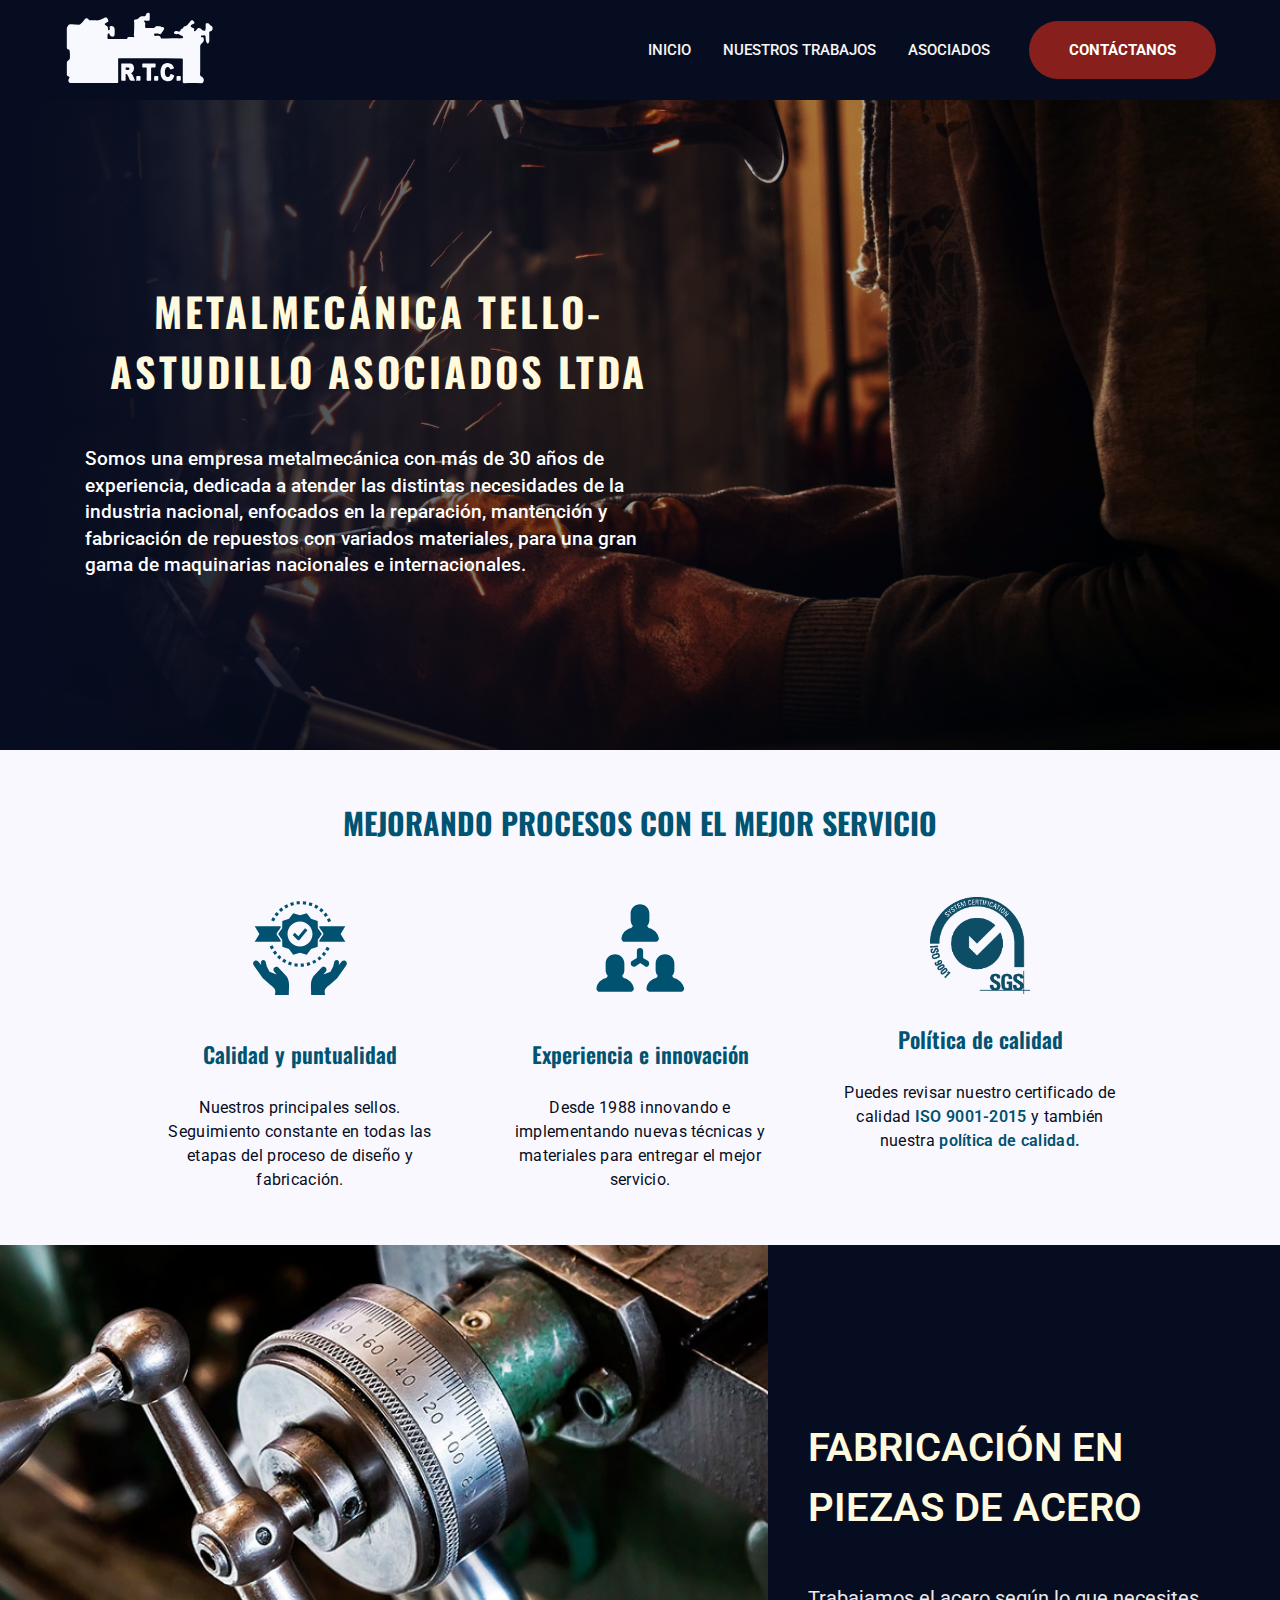
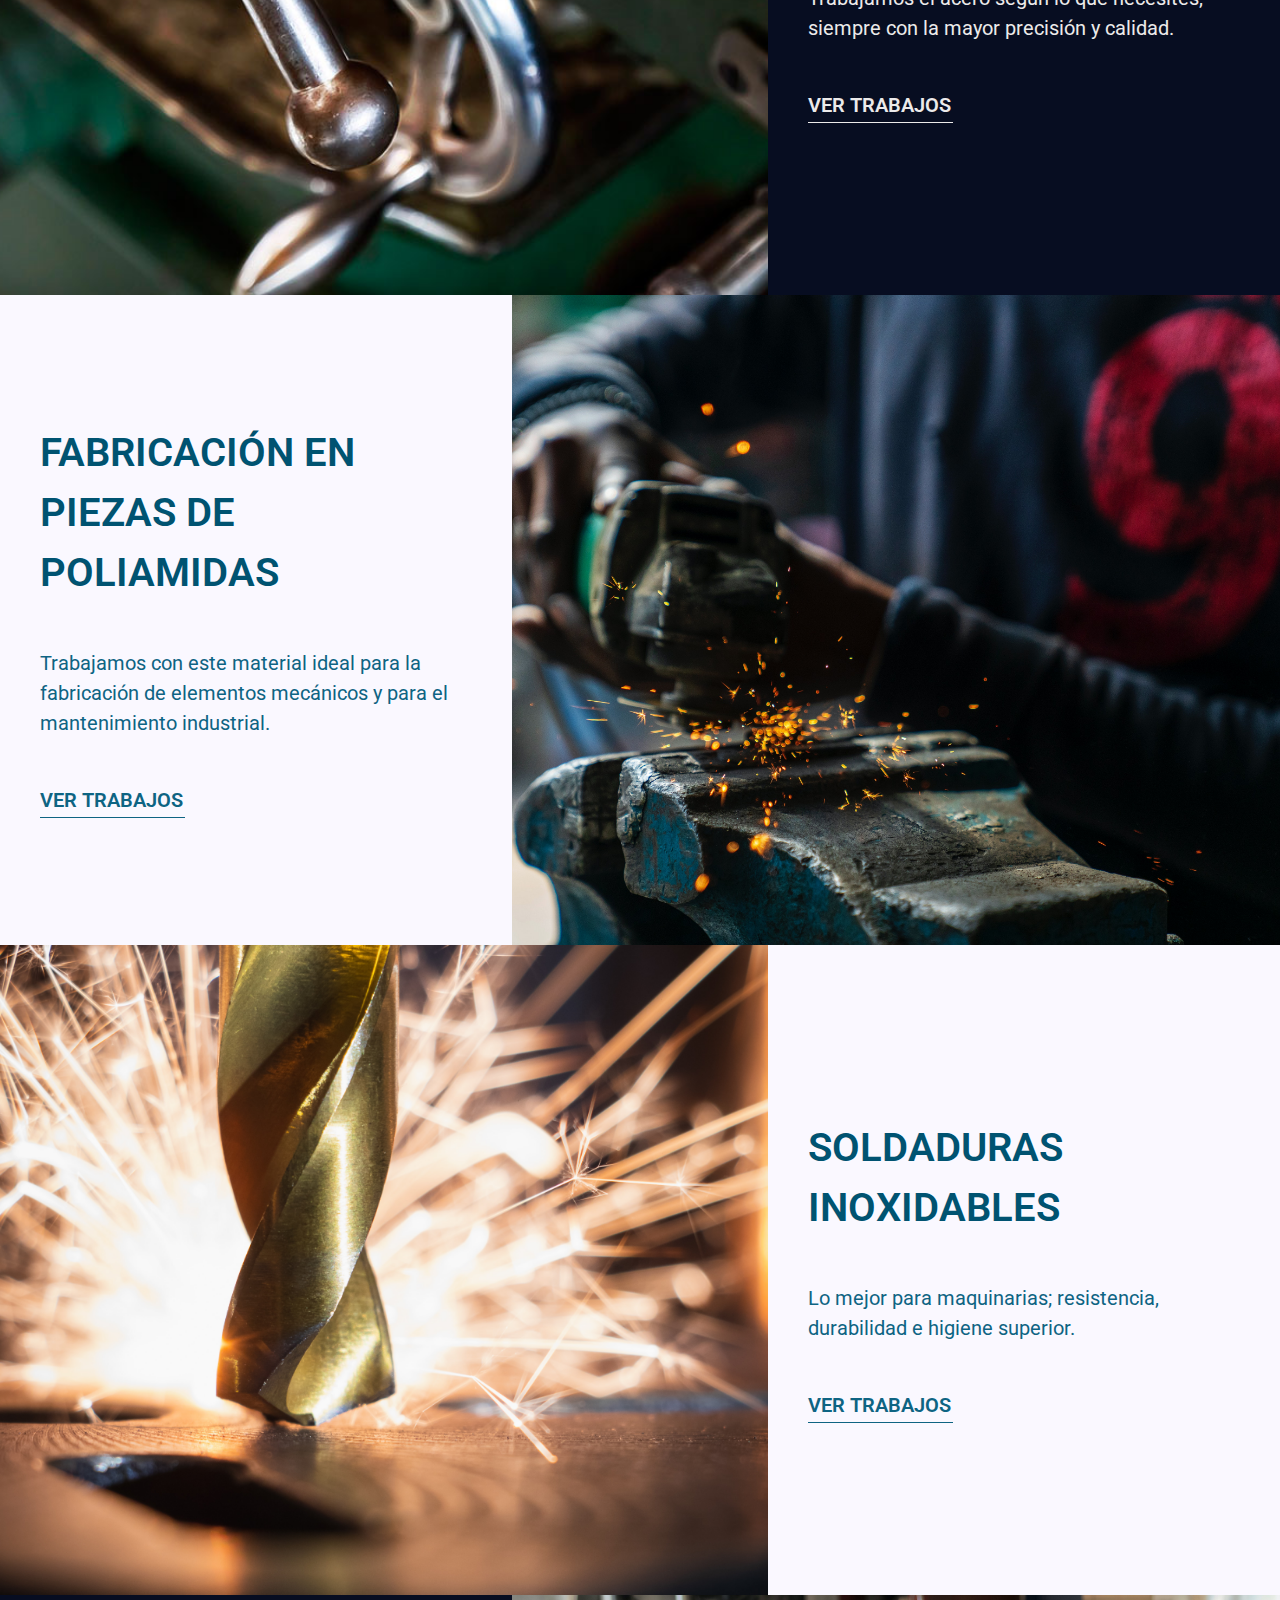
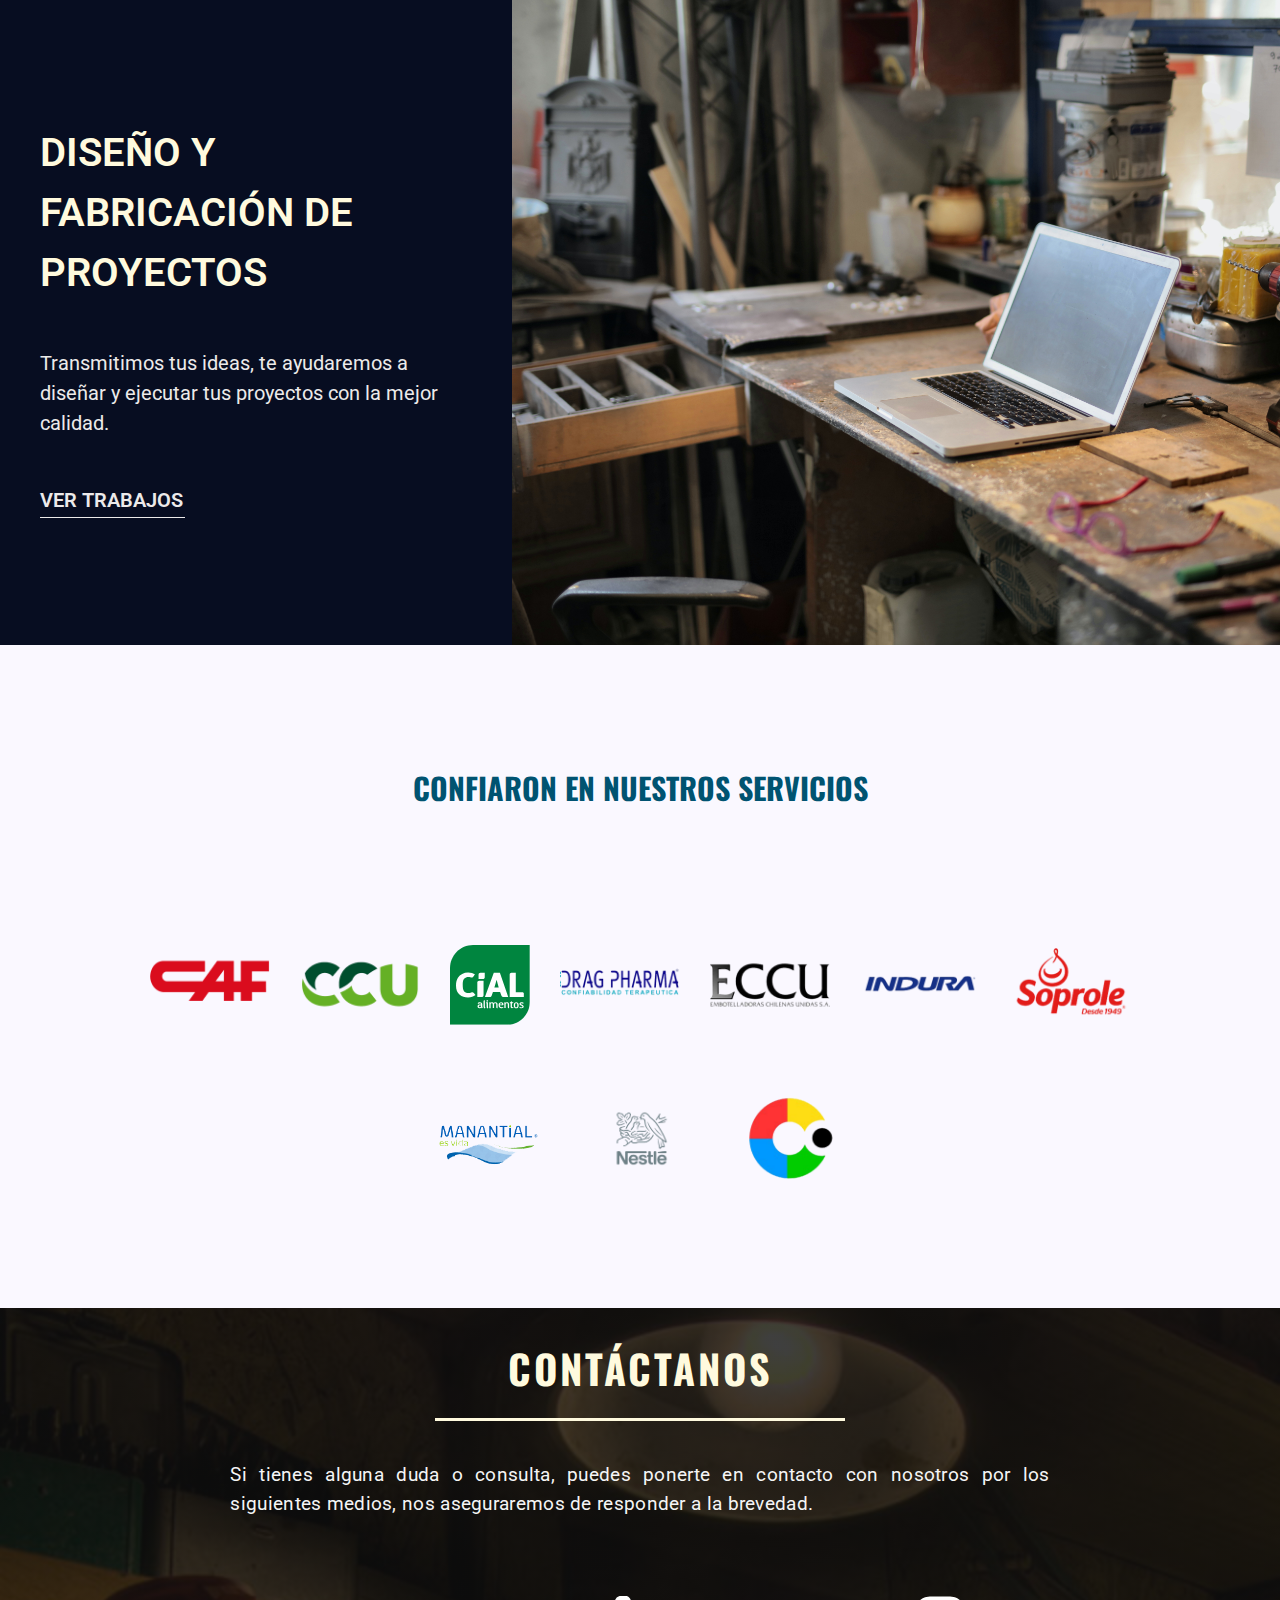
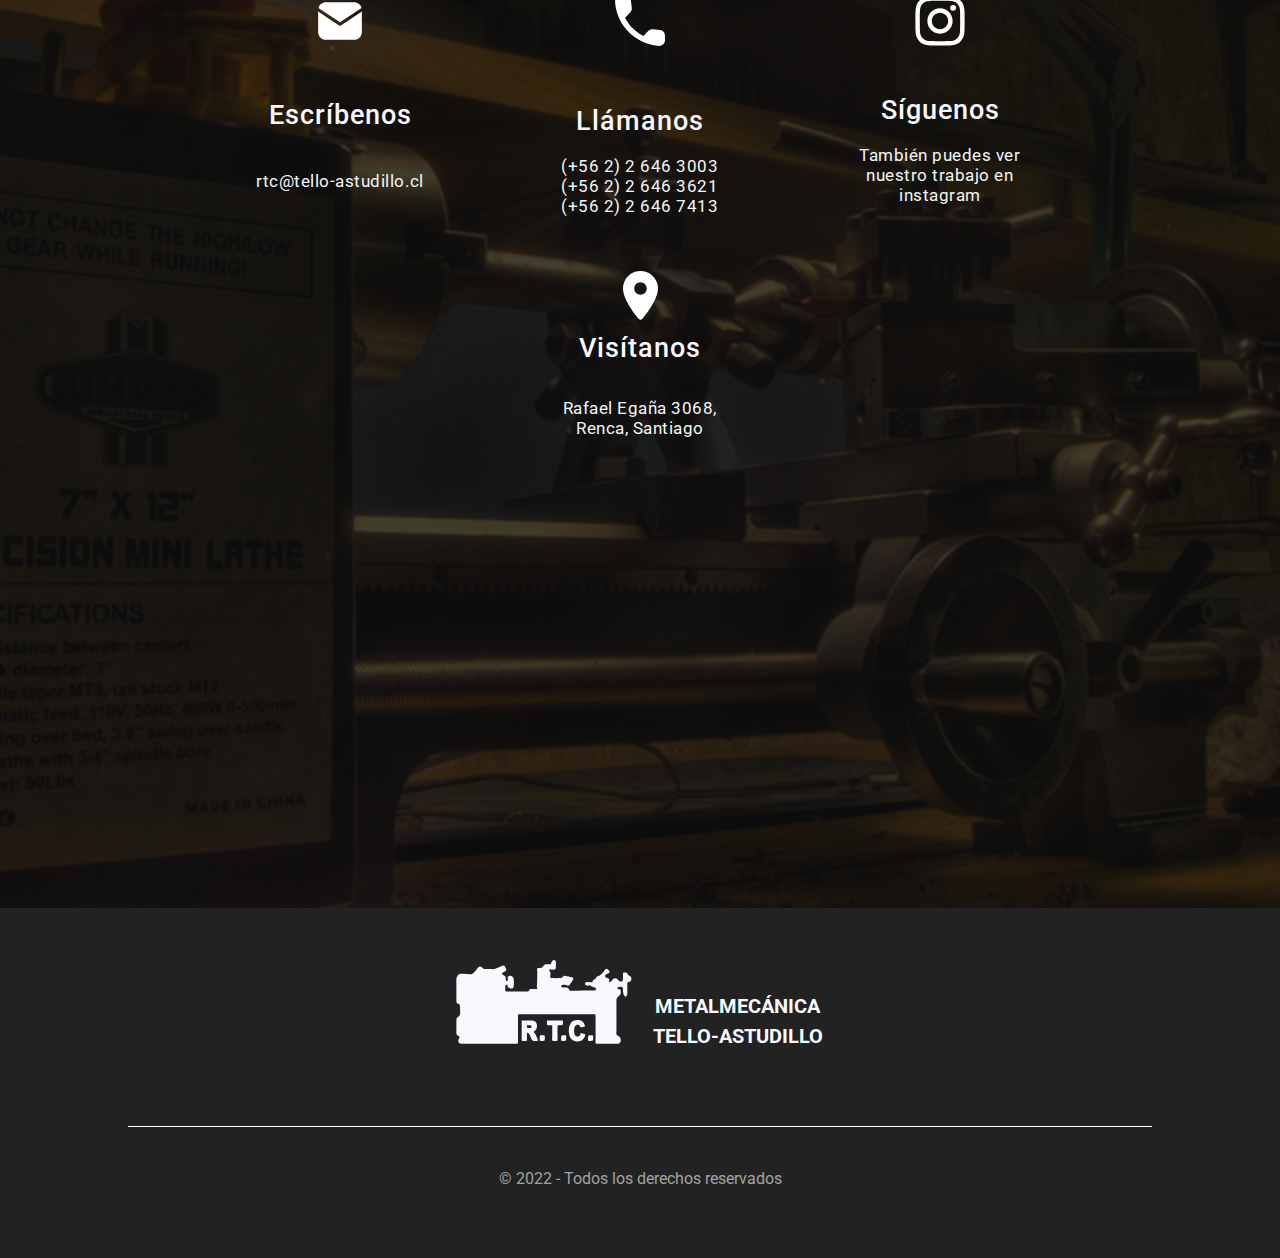
<file: index.html>
<!DOCTYPE html>
<html lang="es">
  <head>
    <meta charset="UTF-8" />
    <meta http-equiv="X-UA-Compatible" content="IE=edge" />
    <meta name="viewport" content="width=device-width, initial-scale=1.0" />
    <link
      rel="icon"
      type="image/png"
      sizes="64x64"
      href="./images/logo-icon.png"
    />
    <link rel="preconnect" href="https://fonts.googleapis.com" />
    <link rel="preconnect" href="https://fonts.gstatic.com" crossorigin />
    <link
      href="https://fonts.googleapis.com/css2?family=Montserrat:wght@400;500;600;700&family=Oswald:wght@400;500;700&family=Roboto:wght@400;500;700&display=swap"
      rel="stylesheet"
    />

    <link rel="stylesheet" href="./app/css/styles.css" />
    <link
      rel="stylesheet"
      href="https://cdnjs.cloudflare.com/ajax/libs/animate.css/4.1.1/animate.min.css"
    />
    <title>Inicio - Tello Astudillo</title>
  </head>
  <body class="body">
    <header id="home" class="header">
      <div class="header-container">
        <nav class="header-nav">
          <a href="./index.html" class="header-logo">
            <img src="./images/logo-white.svg" alt="tello-logo" />
          </a>

          <div id="btnHamburger" class="header-toggle hide-for-desktop">
            <span></span>
            <span></span>
            <span></span>
          </div>

          <div class="header-links hide-for-mobile">
            <a href="#home">INICIO</a>
            <a href="./projects.html" class="projects-btn">NUESTROS TRABAJOS</a>
            <a href="#clients">ASOCIADOS</a>
            <a class="contact-btn button header-button hide-for-mobile"
              >CONTÁCTANOS</a
            >
          </div>
        </nav>

        <div class="header-menu hide-for-desktop has-fade">
          <a id="home-btn" href="#home">INICIO</a>
          <a href="./projects.html" class="projects-btn">NUESTROS TRABAJOS</a>
          <a id="client-btn" href="#clients">ASOCIADOS</a>
          <div class="contact-btn button header-button menu-button">
            CONTÁCTANOS
          </div>
        </div>
      </div>
    </header>

    <main>
      <section id="home" class="agency">
        <div class="agency-container">
          <article class="agency-first-content">
            <div class="agency-welder"></div>
            <div class="agency-info-container">
              <h2 class="animate__animated animate__fadeInDown">
                METALMECÁNICA TELLO-ASTUDILLO ASOCIADOS LTDA
              </h2>
              <p class="animate__animated animate__fadeInDown">
                Somos una empresa metalmecánica con más de 30 años de
                experiencia, dedicada a atender las distintas necesidades de la
                industria nacional, enfocados en la reparación, mantención y
                fabricación de repuestos con variados materiales, para una gran
                gama de maquinarias nacionales e internacionales.
              </p>
            </div>
          </article>

          <article class="agency-second-content">
            <div class="second-container">
              <h3 class="second-title">
                MEJORANDO PROCESOS CON EL MEJOR SERVICIO
              </h3>
              <div class="cards-container">
                <div class="card card-one">
                  <svg
                    class="card-icon"
                    version="1.1"
                    id="Layer_1_1_"
                    xmlns="http://www.w3.org/2000/svg"
                    xmlns:xlink="http://www.w3.org/1999/xlink"
                    x="0px"
                    y="0px"
                    viewBox="0 0 64 64"
                    style="enable-background: new 0 0 64 64"
                    xml:space="preserve"
                  >
                    <path
                      d="M20.674,14.77l-0.089,4.52L18,23l2.584,3.71l0.089,4.52l4.273,1.479l2.726,3.609L32,35l4.327,1.318l2.726-3.609l4.273-1.479
                                   l0.089-4.52L46,23l-2.584-3.71l-0.089-4.52l-4.273-1.479l-2.726-3.609L32,11l-4.327-1.318l-2.726,3.609L20.674,14.77z M32,15
                                   c4.418,0,8,3.582,8,8s-3.582,8-8,8s-8-3.582-8-8S27.582,15,32,15z"
                    />
                    <path
                      d="M44.391,18l0.019,0.968l2.411,3.46c0.239,0.344,0.24,0.8,0,1.143l-2.411,3.461L44.391,28H61l-3-5l3-5H44.391z"
                    />
                    <path
                      d="M31,27c0.015,0,0.03,0,0.045-0.001c0.281-0.013,0.543-0.143,0.723-0.359l5-6l-1.536-1.28l-4.299,5.159l-2.226-2.226
                                   l-1.414,1.414l3,3C30.481,26.895,30.735,27,31,27z"
                    />
                    <path
                      d="M30.397,43.927l0.152-1.994c-0.629-0.048-1.264-0.128-1.885-0.238l-0.348,1.97C29.003,43.786,29.703,43.875,30.397,43.927z"
                    />
                    <path
                      d="M32.494,43.983c0.697-0.016,1.401-0.067,2.093-0.152l-0.244-1.985c-0.625,0.077-1.263,0.123-1.893,0.137L32.494,43.983z"
                    />
                    <path
                      d="M26.27,43.196l0.544-1.924c-0.604-0.171-1.21-0.375-1.799-0.608l-0.733,1.861C24.933,42.781,25.602,43.007,26.27,43.196z"
                    />
                    <path
                      d="M36.212,41.522l0.441,1.95c0.68-0.154,1.36-0.344,2.022-0.567l-0.637-1.896C37.442,41.21,36.827,41.382,36.212,41.522z"
                    />
                    <path
                      d="M22.37,41.656l0.918-1.776c-0.561-0.29-1.113-0.612-1.641-0.955L20.556,40.6C21.14,40.98,21.75,41.335,22.37,41.656z"
                    />
                    <path
                      d="M40.63,42.138c0.634-0.286,1.262-0.609,1.866-0.958l-1-1.731c-0.547,0.316-1.116,0.608-1.689,0.867L40.63,42.138z"
                    />
                    <path
                      d="M20.11,37.81c-0.491-0.395-0.969-0.82-1.419-1.262l-1.402,1.427c0.497,0.489,1.025,0.958,1.568,1.394L20.11,37.81z"
                    />
                    <path
                      d="M44.259,40.04c0.565-0.407,1.117-0.847,1.64-1.309l-1.324-1.499c-0.473,0.418-0.972,0.816-1.484,1.185L44.259,40.04z"
                    />
                    <path
                      d="M17.402,35.151c-0.404-0.485-0.788-0.995-1.142-1.517l-1.656,1.121c0.39,0.577,0.815,1.141,1.262,1.677L17.402,35.151z"
                    />
                    <path
                      d="M45.934,35.906l1.467,1.36c0.475-0.513,0.929-1.053,1.348-1.607l-1.593-1.208C46.776,34.952,46.365,35.442,45.934,35.906z"
                    />
                    <path
                      d="M12.611,31.068c0.27,0.646,0.574,1.282,0.905,1.894l1.759-0.951c-0.299-0.553-0.575-1.129-0.818-1.713L12.611,31.068z"
                    />
                    <path
                      d="M50.936,32.081l-1.802-0.867c-0.274,0.57-0.579,1.131-0.907,1.668l1.706,1.043C50.295,33.331,50.633,32.71,50.936,32.081z"
                    />
                    <path
                      d="M13.55,14.198l1.815,0.84c0.263-0.57,0.561-1.135,0.883-1.68l-1.722-1.018C14.171,12.942,13.843,13.567,13.55,14.198z"
                    />
                    <path
                      d="M49.208,13.757c0.308,0.552,0.592,1.124,0.843,1.702l1.834-0.797c-0.277-0.638-0.591-1.271-0.931-1.88L49.208,13.757z"
                    />
                    <path
                      d="M18.495,10.302l-1.484-1.34c-0.468,0.518-0.914,1.066-1.326,1.627l1.611,1.185C17.669,11.266,18.072,10.771,18.495,10.302z"
                    />
                    <path
                      d="M47.035,10.647c0.412,0.48,0.803,0.985,1.164,1.501l1.64-1.146c-0.398-0.57-0.831-1.128-1.285-1.658L47.035,10.647z"
                    />
                    <path
                      d="M21.303,7.75l-1.191-1.607c-0.56,0.415-1.105,0.863-1.621,1.332l1.345,1.48C20.303,8.532,20.797,8.126,21.303,7.75z"
                    />
                    <path
                      d="M47.109,7.822c-0.506-0.483-1.04-0.944-1.588-1.371l-1.23,1.577c0.496,0.386,0.979,0.804,1.437,1.241L47.109,7.822z"
                    />
                    <path
                      d="M24.561,5.804l-0.85-1.81c-0.629,0.295-1.253,0.626-1.852,0.985l1.026,1.717C23.427,6.371,23.991,6.072,24.561,5.804z"
                    />
                    <path
                      d="M43.805,5.244c-0.591-0.373-1.206-0.719-1.829-1.03l-0.891,1.79c0.562,0.28,1.119,0.593,1.653,0.93L43.805,5.244z"
                    />
                    <path
                      d="M27.667,2.604c-0.68,0.164-1.357,0.365-2.013,0.595l0.664,1.886c0.592-0.208,1.205-0.389,1.819-0.538L27.667,2.604z"
                    />
                    <path
                      d="M37.538,4.662c0.607,0.161,1.214,0.357,1.805,0.581l0.708-1.871c-0.654-0.247-1.327-0.464-1.999-0.643L37.538,4.662z"
                    />
                    <path
                      d="M31.82,2.032c-0.698,0.026-1.402,0.087-2.091,0.182l0.274,1.981c0.623-0.086,1.259-0.141,1.891-0.164L31.82,2.032z"
                    />
                    <path
                      d="M33.917,2.058l-0.125,1.996c0.634,0.04,1.27,0.11,1.889,0.211l0.319-1.974C35.317,2.18,34.616,2.102,33.917,2.058z"
                    />
                    <path
                      d="M55.905,51.19l5.753-8.219c0.608-0.868,0.382-2.067-0.5-2.654c-0.795-0.53-1.86-0.383-2.482,0.342l-1.854,2.163l0.156-1.375
                                   c0.155-0.932-0.564-1.781-1.509-1.781c-0.702,0-1.314,0.478-1.484,1.159l-0.684,2.735c-0.018,0.071-0.043,0.139-0.076,0.205
                                   l-1.753,3.505L47,49l1.8-2.289C49.423,45.465,48.517,44,47.124,44c-0.608,0-1.178,0.295-1.529,0.791c0,0-4.884,5.119-4.885,5.12
                                   c-2.658,3.741-1.367,7.856-1.583,12.089H48c-0.078-0.722-0.158-1.444-0.21-2.168c-0.152-2.114,2.417-3.578,3.833-4.817
                                   c1.32-1.155,2.641-2.311,3.961-3.466C55.705,51.443,55.813,51.322,55.905,51.19z"
                    />
                    <path
                      d="M24.872,62c-0.216-4.233,1.075-8.348-1.583-12.089c-0.001-0.002-4.885-5.12-4.885-5.12C18.053,44.295,17.483,44,16.876,44
                                   c-1.393,0-2.298,1.465-1.675,2.711L17,49l-4.474-1.73l-1.753-3.505c-0.033-0.065-0.058-0.134-0.076-0.205l-0.684-2.735
                                   c-0.17-0.681-0.782-1.159-1.484-1.159c-0.945,0-1.664,0.849-1.509,1.781l0.156,1.375L5.323,40.66
                                   c-0.622-0.725-1.687-0.872-2.482-0.342c-0.882,0.588-1.107,1.786-0.5,2.654l5.753,8.219c0.092,0.132,0.2,0.252,0.321,0.358
                                   c1.32,1.155,2.641,2.311,3.961,3.466c1.416,1.239,3.985,2.703,3.833,4.817C16.158,60.556,16.078,61.278,16,62H24.872z"
                    />
                    <path
                      d="M19.609,28l-0.019-0.968l-2.411-3.46c-0.239-0.344-0.24-0.8,0-1.143l2.411-3.461L19.609,18H3l3,5l-3,5H19.609z"
                    />
                  </svg>

                  <p class="card-title">Calidad y puntualidad</p>
                  <p class="card-info">
                    Nuestros principales sellos. Seguimiento constante en todas
                    las etapas del proceso de diseño y fabricación.
                  </p>
                </div>

                <div class="card card-one">
                  <svg
                    class="card-icon"
                    version="1.1"
                    id="Icons"
                    xmlns="http://www.w3.org/2000/svg"
                    xmlns:xlink="http://www.w3.org/1999/xlink"
                    x="0px"
                    y="0px"
                    viewBox="0 0 32 32"
                    style="enable-background: new 0 0 32 32"
                    xml:space="preserve"
                  >
                    <style type="text/css">
                      .st0 {
                        fill: none;
                        stroke: #000000;
                        stroke-width: 2;
                        stroke-linecap: round;
                        stroke-linejoin: round;
                        stroke-miterlimit: 10;
                      }
                    </style>
                    <g>
                      <path
                        d="M18.8,21.5c0.3-0.5,0.1-1.1-0.3-1.4L17,19.2V17c0-0.6-0.4-1-1-1s-1,0.4-1,1v2.2l-1.5,0.9c-0.5,0.3-0.6,0.9-0.3,1.4
		c0.3,0.5,0.9,0.6,1.4,0.3l1.4-0.9c0,0,0.1,0,0.1,0s0.1,0,0.1,0l1.4,0.9C17.6,22,17.8,22,18,22C18.3,22,18.7,21.8,18.8,21.5z"
                      />
                      <path
                        d="M11,14l10,0c0.3,0,0.6-0.1,0.8-0.4c0.2-0.2,0.3-0.5,0.2-0.8c-0.3-1.5-1.4-2.7-2.9-3.1c-0.4-0.1-0.7-0.4-0.8-0.8
		C18.7,8.4,19,7.7,19,7V5c0-1.7-1.3-3-3-3s-3,1.3-3,3v2c0,0.7,0.3,1.4,0.7,1.9c-0.1,0.4-0.4,0.7-0.8,0.8c-1.5,0.4-2.6,1.6-2.8,3.1
		c-0.1,0.3,0,0.6,0.2,0.8C10.4,13.9,10.7,14,11,14z"
                      />
                      <path
                        d="M27.1,25.7c-0.4-0.1-0.7-0.4-0.8-0.8c0.4-0.5,0.7-1.2,0.7-1.9v-2c0-1.7-1.3-3-3-3s-3,1.3-3,3v2c0,0.7,0.3,1.4,0.7,1.9
		c-0.1,0.4-0.4,0.7-0.8,0.8c-1.5,0.4-2.6,1.6-2.8,3.1c-0.1,0.3,0,0.6,0.2,0.8c0.2,0.2,0.5,0.4,0.8,0.4l10,0c0.3,0,0.6-0.1,0.8-0.4
		c0.2-0.2,0.3-0.5,0.2-0.8C29.7,27.3,28.5,26.1,27.1,25.7z"
                      />
                      <path
                        d="M11.1,25.7c-0.4-0.1-0.7-0.4-0.8-0.8c0.4-0.5,0.7-1.2,0.7-1.9v-2c0-1.7-1.3-3-3-3s-3,1.3-3,3v2c0,0.7,0.3,1.4,0.7,1.9
		c-0.1,0.4-0.4,0.7-0.8,0.8c-1.5,0.4-2.6,1.6-2.8,3.1c-0.1,0.3,0,0.6,0.2,0.8C2.4,29.9,2.7,30,3,30l10,0c0.3,0,0.6-0.1,0.8-0.4
		c0.2-0.2,0.3-0.5,0.2-0.8C13.7,27.3,12.5,26.1,11.1,25.7z"
                      />
                    </g>
                  </svg>

                  <p class="card-title">Experiencia e innovación</p>
                  <p class="card-info">
                    Desde 1988 innovando e implementando nuevas técnicas y
                    materiales para entregar el mejor servicio.
                  </p>
                </div>

                <div class="card card-one">
                  <a
                    href="https://www.sgs.com/en/certified-clients-and-products"
                    target="_blank"
                  >
                    <img
                      class="card-icon-img"
                      src="./images/agency/iso9000.png"
                      alt=""
                    />
                  </a>

                  <p class="card-title iso-title">Política de calidad</p>
                  <p class="card-info iso-p">
                    Puedes revisar nuestro certificado de calidad
                    <a
                      href="./images/agency/iso-certificado.pdf"
                      target="_blank"
                      >ISO 9001-2015</a
                    >
                    y también nuestra
                    <a
                      href="./images/agency/Politica_de_calidad_iso_9001_2015.pdf"
                      target="_blank"
                    >
                      política de calidad.</a
                    >
                  </p>
                </div>
              </div>
            </div>
          </article>
        </div>
      </section>

      <section class="categories">
        <div class="categories-container">
          <div class="category">
            <div class="category-img image image-steel"></div>
            <div class="category-info dark-background">
              <p class="cat-info-title dark-title">
                FABRICACIÓN EN PIEZAS DE ACERO
              </p>
              <p class="cat-info-desc dark-p">
                Trabajamos el acero según lo que necesites, siempre con la mayor
                precisión y calidad.
              </p>
              <a href="./projects.html" class="cat-info-link dark-link"
                >VER TRABAJOS</a
              >
            </div>
          </div>

          <div class="category">
            <div class="category-img image image-polyamide"></div>
            <div class="category-info light-background">
              <p class="cat-info-title light-title">
                FABRICACIÓN EN PIEZAS DE POLIAMIDAS
              </p>
              <p class="cat-info-desc light-p">
                Trabajamos con este material ideal para la fabricación de
                elementos mecánicos y para el mantenimiento industrial.
              </p>
              <a href="./projects.html" class="cat-info-link light-link"
                >VER TRABAJOS</a
              >
            </div>
          </div>

          <div class="category">
            <div class="category-img image image-stainless"></div>
            <div class="category-info light-background">
              <p class="cat-info-title light-title">SOLDADURAS INOXIDABLES</p>
              <p class="cat-info-desc light-p">
                Lo mejor para maquinarias; resistencia, durabilidad e higiene
                superior.
              </p>
              <a href="./projects.html" class="cat-info-link light-link"
                >VER TRABAJOS</a
              >
            </div>
          </div>

          <div class="category">
            <div class="category-img image image-project"></div>
            <div class="category-info dark-background">
              <p class="cat-info-title dark-title">
                DISEÑO Y FABRICACIÓN DE PROYECTOS
              </p>
              <p class="cat-info-desc dark-p">
                Transmitimos tus ideas, te ayudaremos a diseñar y ejecutar tus
                proyectos con la mejor calidad.
              </p>
              <a href="./projects.html" class="cat-info-link dark-link"
                >VER TRABAJOS</a
              >
            </div>
          </div>
        </div>
      </section>

      <section id="clients" class="carousel">
        <p class="carousel-title">CONFIARON EN NUESTROS SERVICIOS</p>
        <div class="carousel-container">
          <div class="carousel-item">
            <img src="./images/clients/caf-2.png" alt="caf" />
          </div>
          <div class="carousel-item">
            <img src="./images/clients/ccu-2.png" alt="ccu" />
          </div>
          <div class="carousel-item">
            <img class="svg" src="./images/clients/cial.svg" alt="cial" />
          </div>
          <div class="carousel-item">
            <img src="./images/clients/drag-pharma-2.png" alt="drag-pharma" />
          </div>
          <div class="carousel-item">
            <img src="./images/clients/eccu-2.png" alt="eccu" />
          </div>
          <div class="carousel-item">
            <img src="./images/clients/indura-3.png" alt="indura" />
          </div>
          <div class="carousel-item">
            <img src="./images/clients/logo-Soprole-2.png" alt="sorprole" />
          </div>
          <div class="carousel-item">
            <img src="./images/clients/manantial.png" alt="manantial" />
          </div>
          <div class="carousel-item">
            <img src="./images/clients/nestle.png" alt="nestle" />
          </div>
          <div class="carousel-item">
            <img src="./images/clients/topcolor-2.png" alt="topcolor" />
          </div>
        </div>
      </section>

      <section id="contact" class="contact">
        <div class="contact-container">
          <div class="contact-header">
            <h2 class="contact-anim-left animate__animated">CONTÁCTANOS</h2>
            <div
              class="contact-anim-left contact-split animate__animated"
            ></div>
            <p class="contact-anim-left animate__animated">
              Si tienes alguna duda o consulta, puedes ponerte en contacto con
              nosotros por los siguientes medios, nos aseguraremos de responder
              a la brevedad.
            </p>
          </div>

          <div class="contact-adress">
            <div class="contact-email">
              <img src="./images/contact/mail-icon.svg" alt="mail-icon" />
              <div class="info-container">
                <p class="email-title contact-anim-left animate__animated">
                  Escríbenos
                </p>
                <a
                  href="mailto:rtc@tello-astudillo.cl"
                  class="contact-anim-left animate__animated"
                  >rtc@tello-astudillo.cl</a
                >
              </div>
            </div>

            <div class="contact-numbers">
              <img src="./images/contact/phone-icon.svg" alt="phone-icon" />
              <div class="info-container">
                <p class="info-title contact-anim-left animate__animated">
                  Llámanos
                </p>
                <a
                  href="tel:+56226463003"
                  class="contact-anim-left animate__animated"
                  >(+56 2) 2 646 3003</a
                >
                <a
                  href="tel:+56226463621"
                  class="contact-anim-left animate__animated"
                  >(+56 2) 2 646 3621</a
                >
                <a
                  href="tel:+56226467413"
                  class="contact-anim-left animate__animated"
                  >(+56 2) 2 646 7413</a
                >
              </div>
            </div>

            <div class="contact-place">
              <img src="./images/contact/instagram-icon.svg" alt="place-icon" />
              <div class="info-container">
                <p class="ig-title contact-anim-right animate__animated">
                  Síguenos
                </p>
                <a
                  href="https://www.instagram.com/metalmecanicartc/"
                  target="_blank"
                  class="contact-anim-right animate__animated"
                  >También puedes ver nuestro trabajo en instagram</a
                >
              </div>
            </div>
          </div>
          <div class="contact-map">
            <div class="contact-place-info">
              <img src="./images/contact/place-icon.svg" alt="place-icon" />
              <div class="info-container">
                <p class="contact-anim-right animate__animated">Visítanos</p>
                <a
                  href="https://www.google.com/maps/place/Rafael+Ega%C3%B1a+3068,+Renca,+Regi%C3%B3n+Metropolitana/@-33.4151733,-70.6896463,17z/data=!3m1!4b1!4m5!3m4!1s0x9662c423f47d12cd:0x149c003a6029383e!8m2!3d-33.4151778!4d-70.6874576"
                  target="_blank"
                  class="contact-anim-right animate__animated"
                  >Rafael Egaña 3068, Renca, Santiago</a
                >
              </div>
            </div>
            <div class="contact-gmap hide-for-desktop">
              <div class="mapouter">
                <div class="gmap_canvas">
                  <iframe
                    width="350"
                    height="220"
                    id="gmap_canvas"
                    src="https://maps.google.com/maps?q=Rafael%20Ega%C3%B1a%203068,%20Renca,%20Regi%C3%B3n%20Metropolitana&t=&z=13&ie=UTF8&iwloc=&output=embed"
                    frameborder="0"
                    scrolling="no"
                    marginheight="0"
                    marginwidth="0"
                  ></iframe
                  ><a href="https://fmovies-online.net">fmovies</a><br /><style>
                    .mapouter {
                      position: relative;
                      text-align: right;
                      height: 220px;
                      width: 350px;
                    }</style
                  ><a href="https://www.embedgooglemap.net"
                    >embedgooglemap.net</a
                  ><style>
                    .gmap_canvas {
                      overflow: hidden;
                      background: none !important;
                      height: 220px;
                      width: 350px;
                    }
                  </style>
                </div>
              </div>
            </div>
            <div class="contact-gmap hide-for-mobile">
              <div class="mapouter-desktop">
                <div class="gmap_canvas-desktop">
                  <iframe
                    width="650"
                    height="400"
                    id="gmap_canvas"
                    src="https://maps.google.com/maps?q=Rafael%20Ega%C3%B1a%203068,%20Renca,%20Santiago&t=&z=13&ie=UTF8&iwloc=&output=embed"
                    frameborder="0"
                    scrolling="no"
                    marginheight="0"
                    marginwidth="0"
                  ></iframe
                  ><a href="https://123movies-to.org">123movies</a><br /><a
                    href="https://www.embedgooglemap.net"
                    >google maps for web site</a
                  >
                </div>
              </div>
            </div>
          </div>
        </div>
      </section>
    </main>

    <footer class="footer-home">
      <div class="footer-info">
        <img
          class="footer-logo"
          src="./images/logo-white.svg"
          alt="tello-logo"
        />
        <p class="footer-title">METALMECÁNICA TELLO-ASTUDILLO</p>
      </div>
      <div class="home-footer-container">
        <div class="footer-final">
          <div class="footer-line"></div>
          <p>© 2022 - Todos los derechos reservados</p>
        </div>
      </div>
    </footer>
    <script src="./app/js/main.js"></script>
  </body>
</html>
</file>
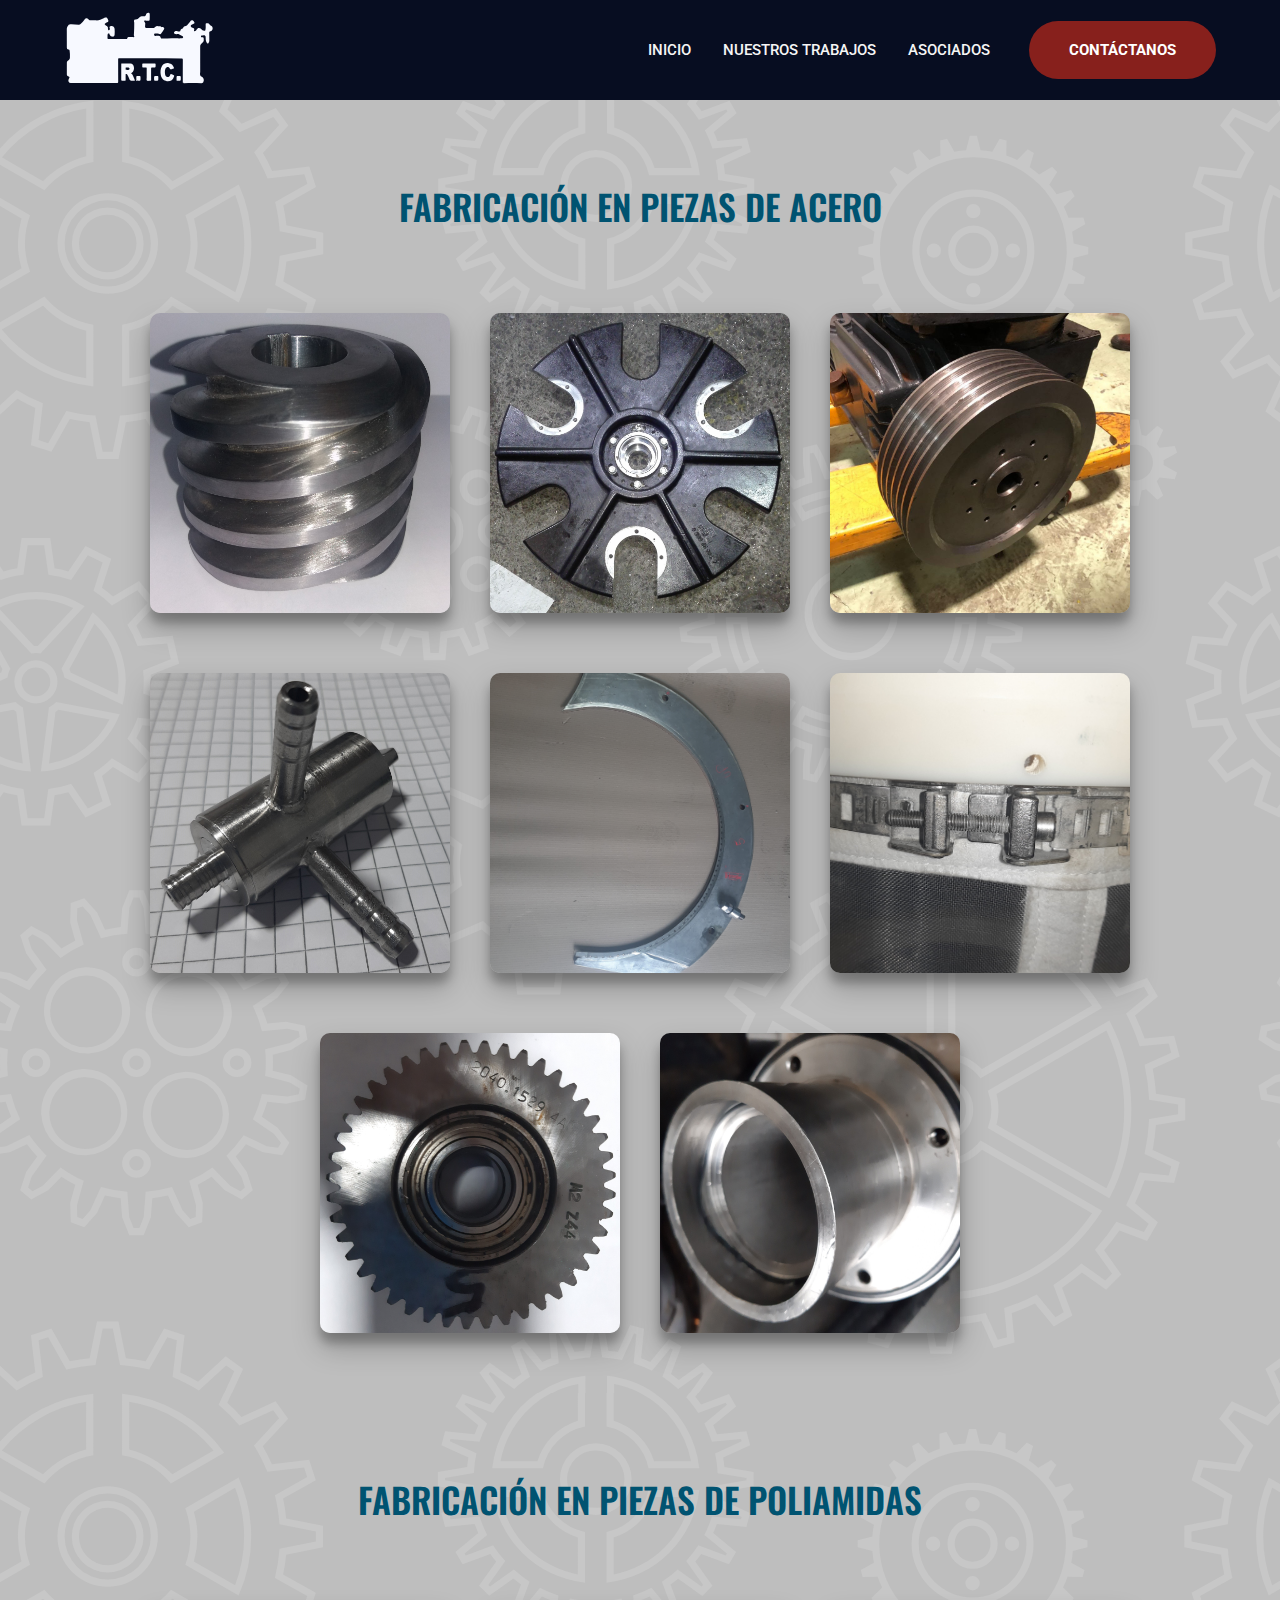
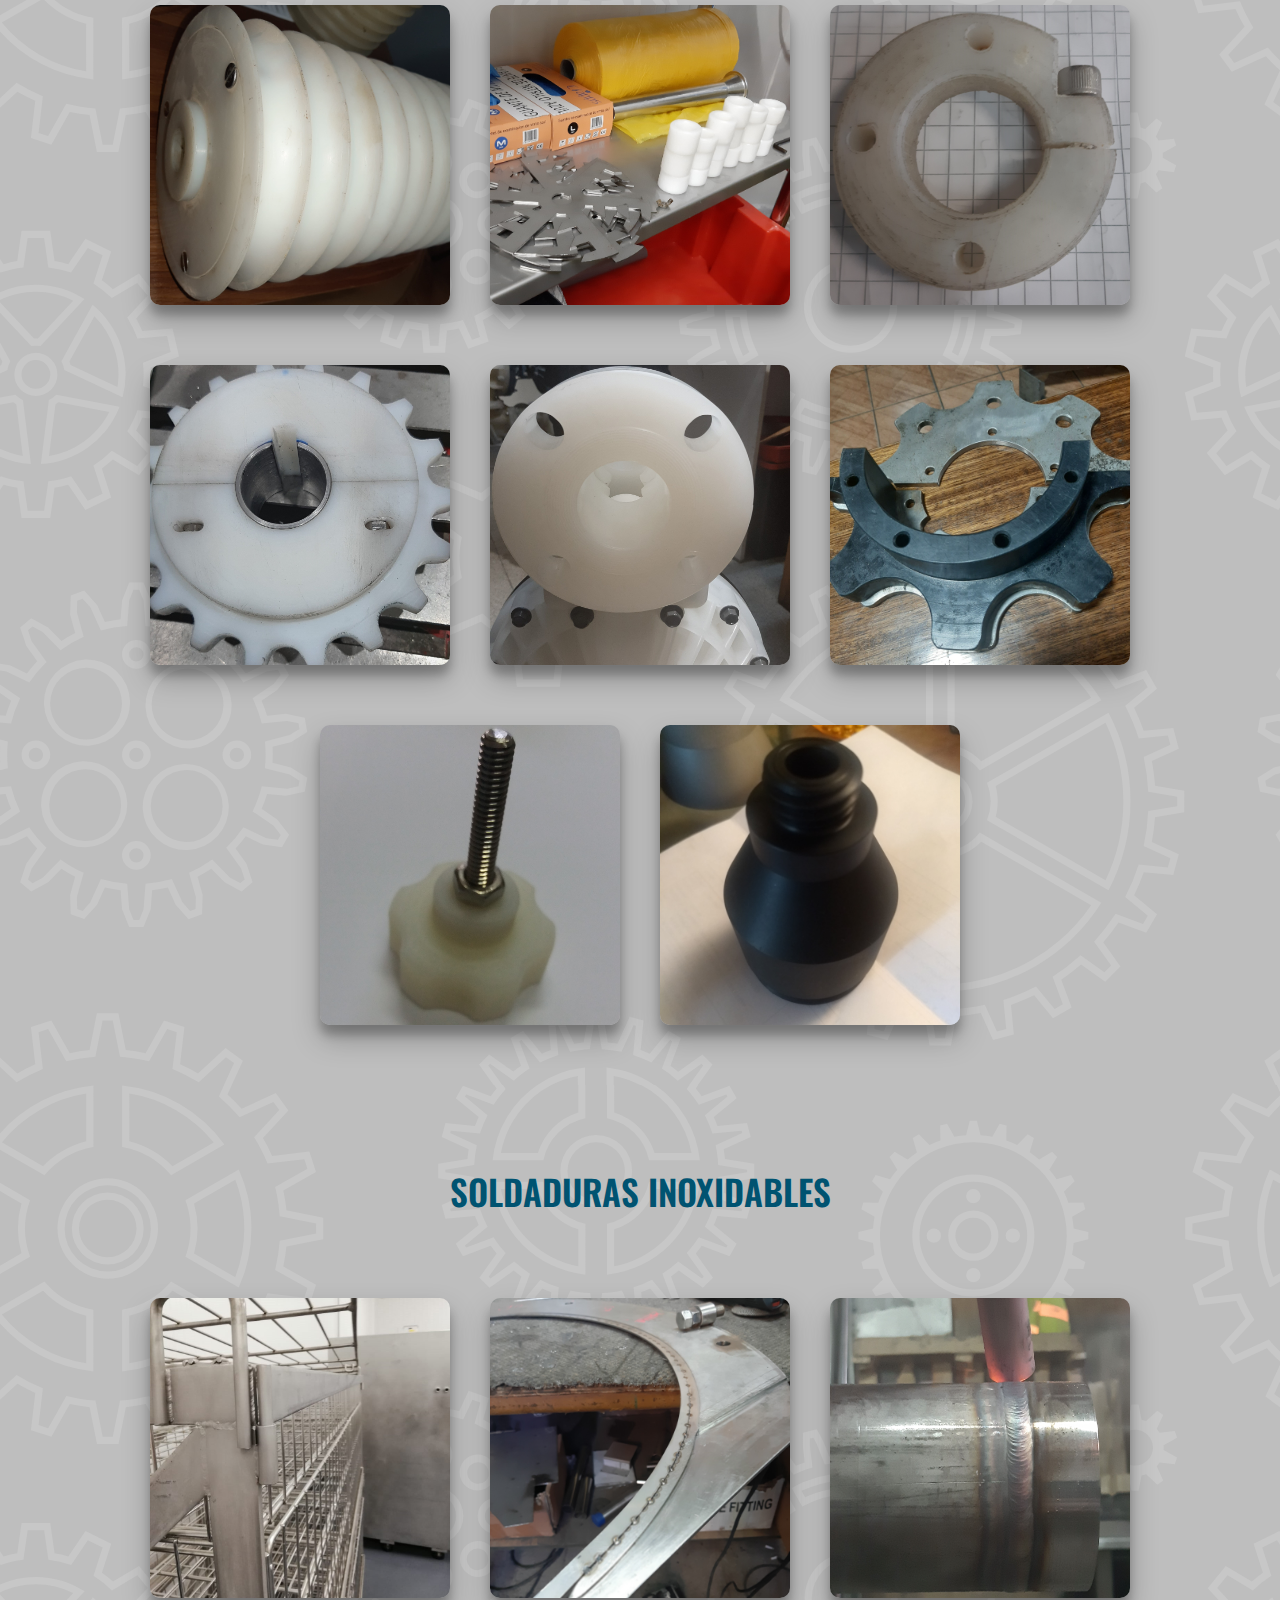
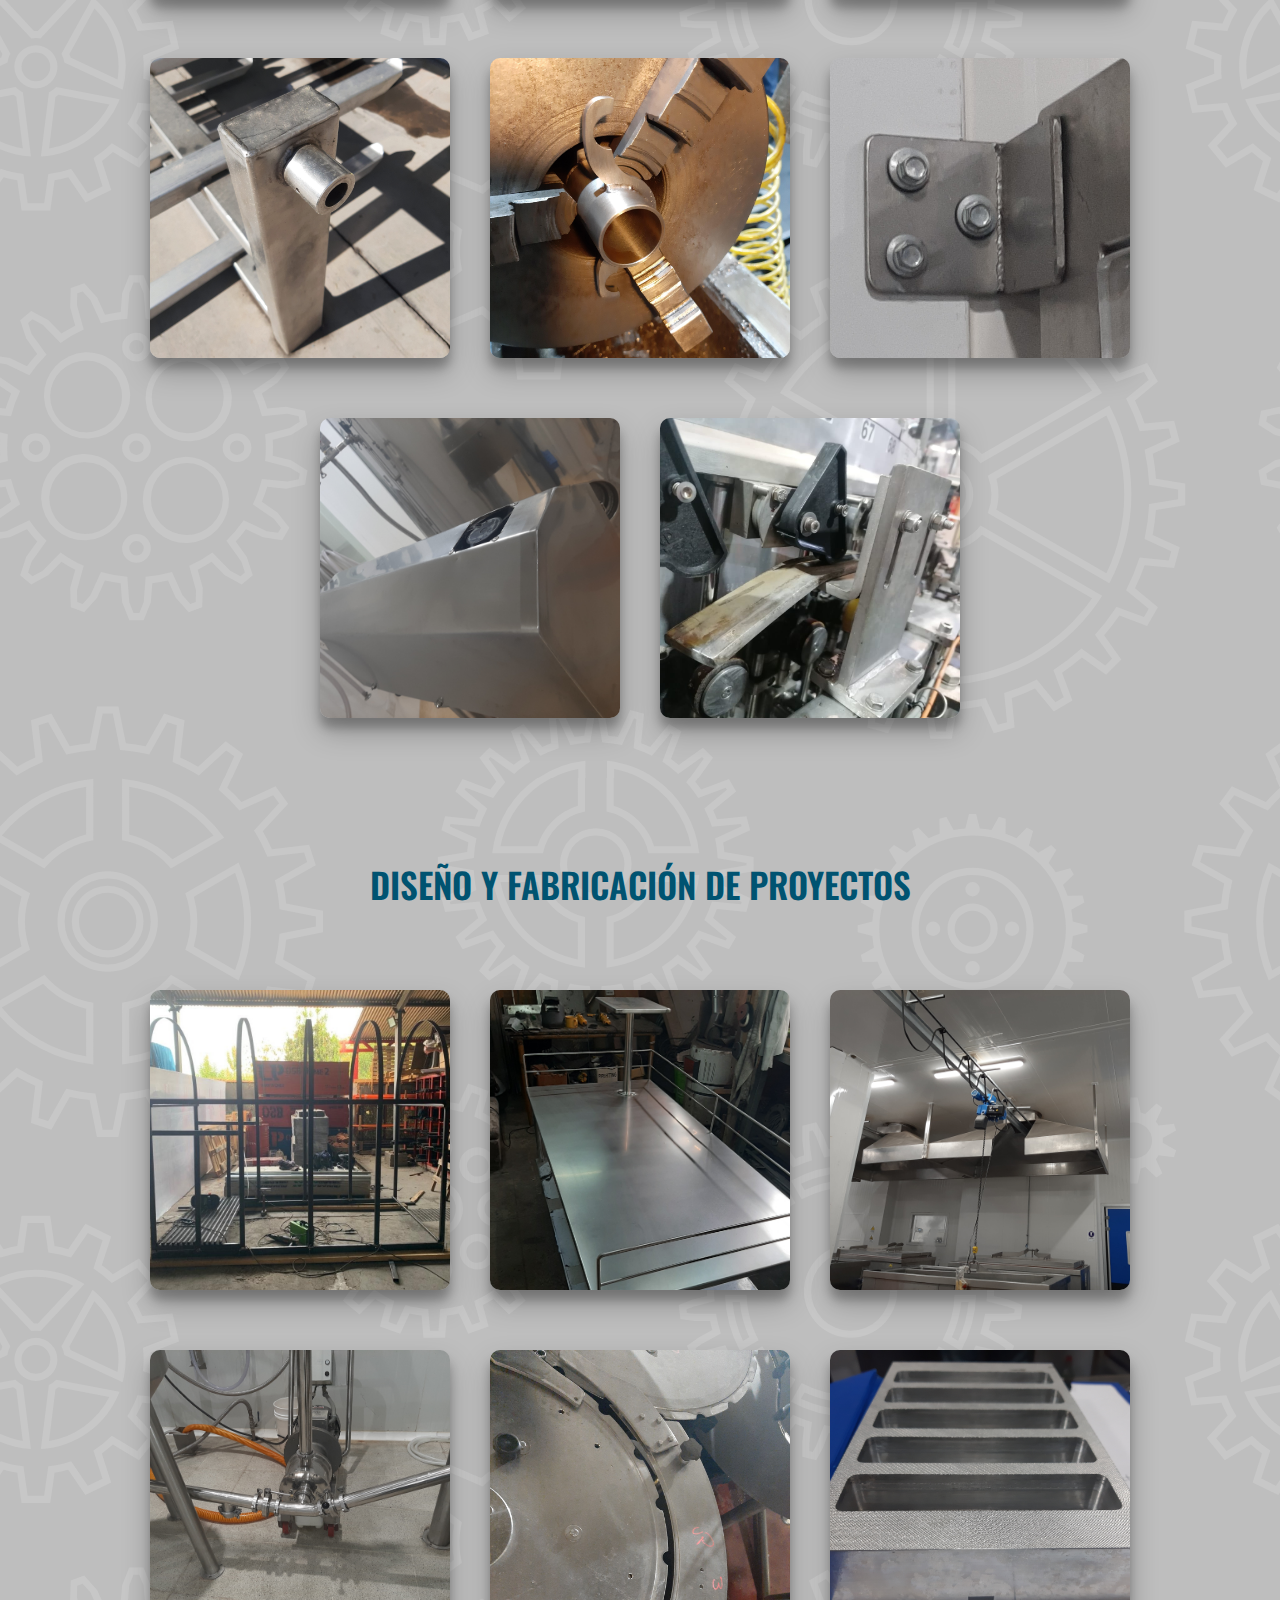
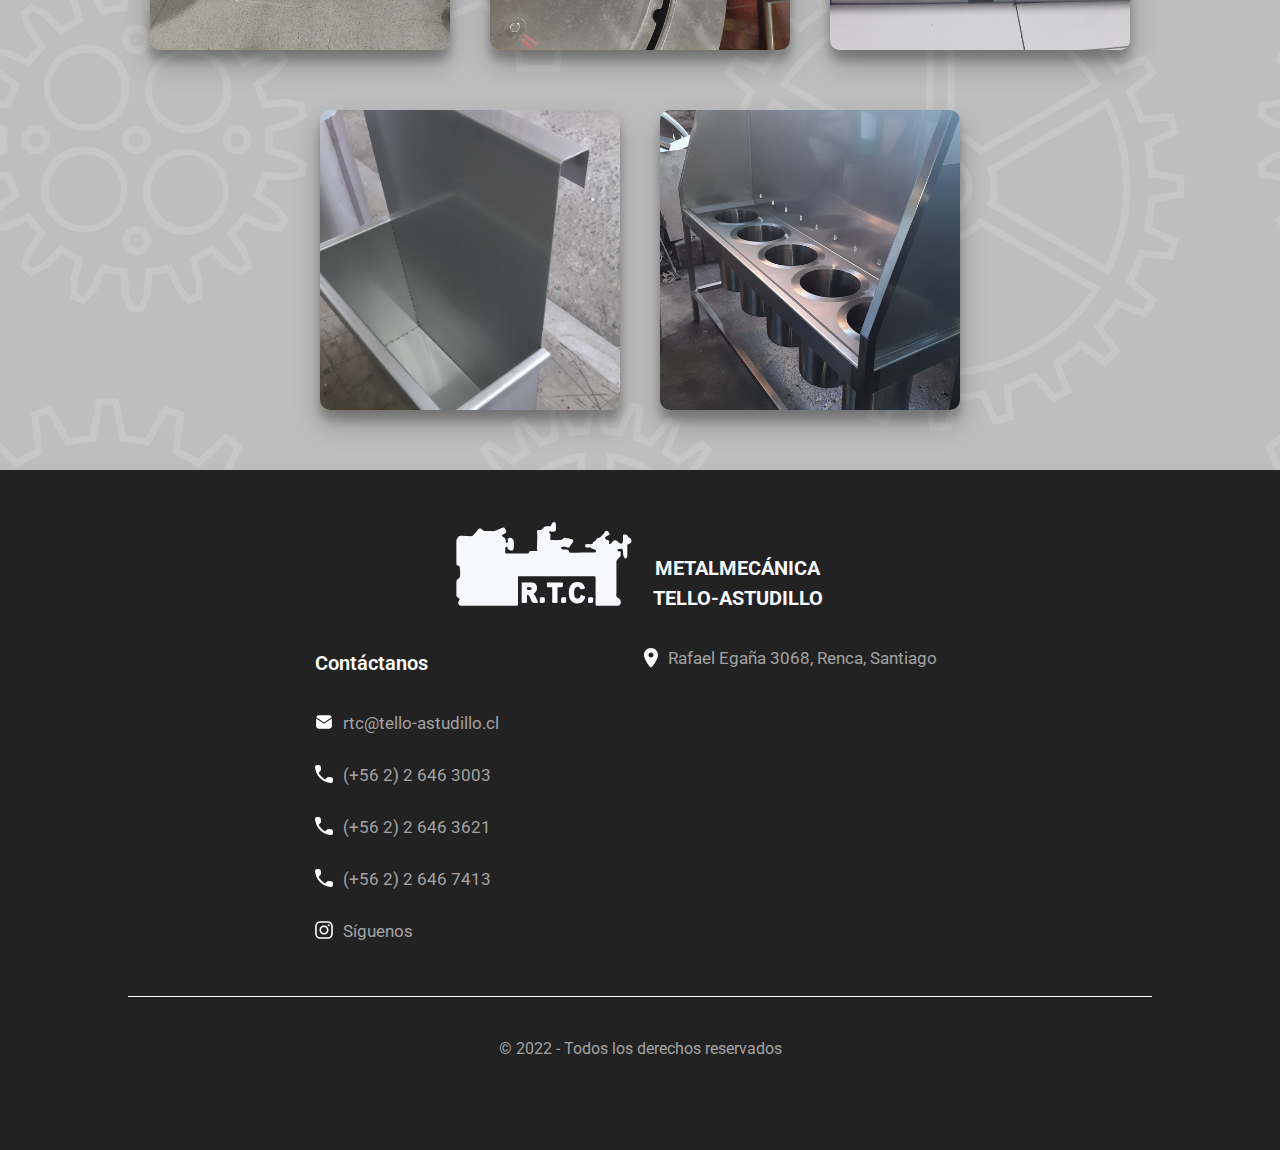
<file: projects.html>
<!DOCTYPE html>
<html lang="en">
    <head>
        <meta charset="UTF-8" />
        <meta http-equiv="X-UA-Compatible" content="IE=edge" />
        <meta name="viewport" content="width=device-width, initial-scale=1.0" />
        <link
            rel="icon"
            type="image/png"
            sizes="64x64"
            href="./images/logo-icon.png"
        />
        <link rel="preconnect" href="https://fonts.googleapis.com" />
        <link rel="preconnect" href="https://fonts.gstatic.com" crossorigin />
        <link
            href="https://fonts.googleapis.com/css2?family=Montserrat:wght@400;500;600;700&family=Oswald:wght@400;500;700&family=Roboto:wght@400;500;700&display=swap"
            rel="stylesheet"
        />

        <link rel="stylesheet" href="./app/css/styles.css" />
        <link
            rel="stylesheet"
            href="https://cdnjs.cloudflare.com/ajax/libs/animate.css/4.1.1/animate.min.css"
        />
        <title>Trabajos - Tello Astudillo</title>
    </head>
    <body class="body">
        <header id="home" class="header">
            <div class="header-container">
                <nav class="header-nav">
                    <a href="./index.html" class="header-logo">
                        <img src="./images/logo-white.svg" alt="tello-logo" />
                    </a>

                    <div
                        id="btnHamburger"
                        class="header-toggle hide-for-desktop"
                    >
                        <span></span>
                        <span></span>
                        <span></span>
                    </div>

                    <div class="header-links hide-for-mobile">
                        <a href="./index.html">INICIO</a>
                        <a href="./projects.html" class="projects-btn"
                            >NUESTROS TRABAJOS</a
                        >
                        <a href="./index.html#clients">ASOCIADOS</a>
                        <a
                            href="./index.html#contact"
                            class="button header-button hide-for-mobile"
                            >CONTÁCTANOS</a
                        >
                    </div>
                </nav>

                <div class="header-menu hide-for-desktop has-fade">
                    <a id="home-btn" href="./index.html">INICIO</a>
                    <a href="./projects.html" class="projects-btn"
                        >NUESTROS TRABAJOS</a
                    >
                    <a id="client-btn" href="./index.html#clients">ASOCIADOS</a>
                    <a href="./index.html#contact" class="button header-button menu-button"
                        >CONTÁCTANOS</a
                    >
                </div>
            </div>
        </header>

        <main>
            <section id="projects" class="projects">
                <div class="projects-container">
                    <div class="popup-image">
                        <span>&times;</span>
                        <img
                            src="./images/trabajos-tello/acero/acero-1.jpg"
                            alt=""
                        />
                    </div>
                    <article class="projects-item projects-steel">
                        <p class="item-title">FABRICACIÓN EN PIEZAS DE ACERO</p>
                        <div class="items-container">
                            <img
                                class="image-product"
                                src="./images/trabajos-tello/acero/acero-1.jpg"
                                alt="acero-1"
                            />
                            <img
                                class="image-product"
                                src="./images/trabajos-tello/acero/acero-2.jpg"
                                alt="acero-2"
                            />
                            <img
                                class="image-product"
                                src="./images/trabajos-tello/acero/acero-3.jpg"
                                alt="acero-3"
                            />
                            <img
                                class="image-product"
                                src="./images/trabajos-tello/acero/acero-4.jpg"
                                alt="acero-4"
                            />
                            <img
                                class="image-product"
                                src="./images/trabajos-tello/acero/acero-5.jpg"
                                alt="acero-5"
                            />
                            <img
                                class="image-product"
                                src="./images/trabajos-tello/acero/acero-6.jpg"
                                alt="acero-6"
                            />
                            <img
                                class="image-product"
                                src="./images/trabajos-tello/acero/acero-7.jpg"
                                alt="acero-7"
                            />
                            <img
                                class="image-product"
                                src="./images/trabajos-tello/acero/acero-8.jpg"
                                alt="acero-8"
                            />
                        </div>
                    </article>

                    <article class="projects-item projects-polyamide">
                        <p class="item-title">
                            FABRICACIÓN EN PIEZAS DE POLIAMIDAS
                        </p>
                        <div class="items-container">
                            <img
                                class="image-product"
                                src="./images/trabajos-tello/poliamida/pol-1.jpg"
                                alt="poliamida-1"
                            />
                            <img
                                class="image-product"
                                src="./images/trabajos-tello/poliamida/pol-2.jpg"
                                alt="poliamida-2"
                            />
                            <img
                                class="image-product"
                                src="./images/trabajos-tello/poliamida/pol-3.jpg"
                                alt="poliamida-3"
                            />
                            <img
                                class="image-product"
                                src="./images/trabajos-tello/poliamida/pol-4.jpg"
                                alt="poliamida-4"
                            />
                            <img
                                class="image-product"
                                src="./images/trabajos-tello/poliamida/pol-5.jpg"
                                alt="poliamida-5"
                            />
                            <img
                                class="image-product"
                                src="./images/trabajos-tello/poliamida/pol-6.jpg"
                                alt="poliamida-6"
                            />
                            <img
                                class="image-product"
                                src="./images/trabajos-tello/poliamida/pol-7.jpg"
                                alt="poliamida-7"
                            />
                            <img
                                class="image-product"
                                src="./images/trabajos-tello/poliamida/pol-8.jpg"
                                alt="poliamida-8"
                            />
                        </div>
                    </article>

                    <article class="projects-item projects-stainless">
                        <p class="item-title">SOLDADURAS INOXIDABLES</p>
                        <div class="items-container">
                            <img
                                class="image-product"
                                src="./images/trabajos-tello/soldaduras-inoxidables/solda-1.jpg"
                                alt="soldadura-1"
                            />
                            <img
                                class="image-product"
                                src="./images/trabajos-tello/soldaduras-inoxidables/solda-2.jpg"
                                alt="soldadura-2"
                            />
                            <img
                                class="image-product"
                                src="./images/trabajos-tello/soldaduras-inoxidables/solda-3.jpg"
                                alt="soldadura-3"
                            />
                            <img
                                class="image-product"
                                src="./images/trabajos-tello/soldaduras-inoxidables/solda-4.jpg"
                                alt="soldadura-4"
                            />
                            <img
                                class="image-product"
                                src="./images/trabajos-tello/soldaduras-inoxidables/solda-5.jpg"
                                alt="soldadura-5"
                            />
                            <img
                                class="image-product"
                                src="./images/trabajos-tello/soldaduras-inoxidables/solda-6.jpg"
                                alt="soldadura-6"
                            />
                            <img
                                class="image-product"
                                src="./images/trabajos-tello/soldaduras-inoxidables/solda-7.jpg"
                                alt="soldadura-7"
                            />
                            <img
                                class="image-product"
                                src="./images/trabajos-tello/soldaduras-inoxidables/solda-8.jpeg"
                                alt="soldadura-8"
                            />
                        </div>
                    </article>

                    <article class="projects-item projects-projects">
                        <p class="item-title">
                            DISEÑO Y FABRICACIÓN DE PROYECTOS
                        </p>
                        <div class="items-container">
                            <img
                                class="image-product"
                                src="./images/trabajos-tello/Proyectos/pro-1.JPG"
                                alt="proyecto-1"
                            />
                            <img
                                class="image-product"
                                src="./images/trabajos-tello/Proyectos/pro-2.jpg"
                                alt="proyecto-2"
                            />
                            <img
                                class="image-product"
                                src="./images/trabajos-tello/Proyectos/pro-3.jpg"
                                alt="proyecto-3"
                            />
                            <img
                                class="image-product"
                                src="./images/trabajos-tello/Proyectos/pro-4.jpg"
                                alt="proyecto-4"
                            />
                            <img
                                class="image-product"
                                src="./images/trabajos-tello/Proyectos/pro-5.jpg"
                                alt="proyecto-5"
                            />
                            <img
                                class="image-product"
                                src="./images/trabajos-tello/Proyectos/pro-6.jpg"
                                alt="proyecto-6"
                            />
                            <img
                                class="image-product"
                                src="./images/trabajos-tello/Proyectos/pro-7.jpg"
                                alt="proyecto-7"
                            />
                            <img
                                class="image-product"
                                src="./images/trabajos-tello/Proyectos/pro-8.jpg"
                                alt="proyecto-8"
                            />
                        </div>
                    </article>
                </div>
            </section>
        </main>

        <footer class="footer">
            <div class="footer-info">
                <img
                    class="footer-logo"
                    src="./images/logo-white.svg"
                    alt="tello-logo"
                />
                <p class="footer-title">METALMECÁNICA TELLO-ASTUDILLO</p>
            </div>
            <div class="footer-container">
                <div class="column-row">
                    <div class="footer-contact">
                        <p class="footer-title-contact">Contáctanos</p>
                        <div class="contact-info">
                            <img
                                src="./images/mail-icon.svg"
                                alt="mail-icon"
                                class="icon"
                            />
                            <a href="mailto:rtc@tello-astudillo"
                                >rtc@tello-astudillo.cl</a
                            >
                        </div>

                        <div class="contact-info">
                            <img
                                src="./images/phone-icon.svg"
                                alt="phone-icon"
                            />
                            <a href="tel:+56226463003">(+56 2) 2 646 3003</a>
                        </div>
                        <div class="contact-info">
                            <img
                                src="./images/phone-icon.svg"
                                alt="phone-icon"
                            />
                            <a href="tel:+56226463621">(+56 2) 2 646 3621</a>
                        </div>
                        <div class="contact-info">
                            <img
                                src="./images/phone-icon.svg"
                                alt="phone-icon"
                            />
                            <a href="tel:+56226467413">(+56 2) 2 646 7413</a>
                        </div>

                        <div class="contact-info">
                            <img
                                src="./images/instagram-icon.svg"
                                alt="instagram-icon"
                                class="icon"
                            />
                            <a
                                href="https://www.instagram.com/metalmecanicartc/"
                                >Síguenos</a
                            >
                        </div>
                    </div>

                    <div class="place">
                        <div class="place-info">
                            <img
                                src="./images/place-icon.svg"
                                alt="place-icon"
                            />
                            <a
                                href="https://www.google.com/maps/place/Rafael+Ega%C3%B1a+3068,+Renca,+Regi%C3%B3n+Metropolitana/@-33.4151733,-70.6896463,17z/data=!3m1!4b1!4m5!3m4!1s0x9662c423f47d12cd:0x149c003a6029383e!8m2!3d-33.4151778!4d-70.6874576"
                                target="_blank"
                                class="animate__animated animate__fadeInLeft"
                                >Rafael Egaña 3068, Renca, Santiago</a
                            >
                        </div>

                        <div class="map-phone">
                            <div class="mapouter">
                                <div class="gmap_canvas">
                                    <iframe
                                        width="350"
                                        height="220"
                                        id="gmap_canvas"
                                        src="https://maps.google.com/maps?q=Rafael%20Ega%C3%B1a%203068,%20Renca,%20Regi%C3%B3n%20Metropolitana&t=&z=13&ie=UTF8&iwloc=&output=embed"
                                        frameborder="0"
                                        scrolling="no"
                                        marginheight="0"
                                        marginwidth="0"
                                    ></iframe
                                    ><a href="https://fmovies-online.net"
                                        >fmovies</a
                                    ><br /><style>
                                        .mapouter {
                                            position: relative;
                                            text-align: right;
                                            height: 220px;
                                            width: 350px;
                                        }</style
                                    ><a href="https://www.embedgooglemap.net"
                                        >embedgooglemap.net</a
                                    ><style>
                                        .gmap_canvas {
                                            overflow: hidden;
                                            background: none !important;
                                            height: 220px;
                                            width: 350px;
                                        }
                                    </style>
                                </div>
                            </div>
                        </div>
                    </div>
                </div>

                <div class="footer-final">
                    <div class="footer-line"></div>
                    <p>© 2022 - Todos los derechos reservados</p>
                </div>
            </div>
        </footer>
        <script src="./app/js/main.js"></script>
        <script src="./app/js/imgPopup.js"></script>
    </body>
</html>
</file>
<file: app/css/styles.css>
.footer-home {
  height: 21.875rem;
  background: #222222;
  font-family: "Roboto", sans-serif;
}
.footer-home-logo {
  width: 11.25rem;
  margin-top: 3.125rem;
  margin-bottom: 2.5rem;
}
.footer-home .home-footer-container {
  width: 100%;
  height: auto;
  display: flex;
  flex-flow: column nowrap;
  align-items: center;
  justify-content: flex-start;
}
@media (min-width: 64em) {
  .footer-home .home-footer-container .column-row {
    width: 46.875rem;
    display: flex;
    flex-flow: row nowrap;
    align-items: stretch;
    justify-content: space-around;
  }
}
.footer-home .footer-final {
  margin: auto;
  width: 80%;
}

.footer {
  height: 53.125rem;
  background: #222222;
  font-family: "Roboto", sans-serif;
}
@media (min-width: 64em) {
  .footer {
    height: 42.5rem;
  }
}
.footer-logo {
  width: 11.25rem;
  margin-top: 3.125rem;
  margin-bottom: 2.5rem;
}
.footer-container {
  width: 100%;
  height: 31.25rem;
  display: flex;
  flex-flow: column nowrap;
  align-items: center;
  justify-content: flex-start;
}
@media (min-width: 64em) {
  .footer-container .column-row {
    width: 46.875rem;
    display: flex;
    flex-flow: row nowrap;
    align-items: stretch;
    justify-content: space-around;
  }
}
.footer-info {
  width: 100%;
  display: flex;
  flex-flow: row nowrap;
  justify-content: center;
  align-items: center;
}
.footer-info p {
  font-family: "Roboto", sans-serif;
  margin-top: 1.5625rem;
  margin-left: 0.9375rem;
  color: rgb(163, 163, 163);
  text-align: center;
}
.footer-info .footer-title {
  color: #F7F9FF;
}
.footer-title {
  font-family: "Montserrat", sans-serif;
  font-weight: 700;
  font-size: 1.25rem;
  width: 11.25rem;
  color: #FFFADE;
}
@media (min-width: 64em) {
  .footer-title {
    height: 2.25rem;
  }
}
.footer .empresa {
  text-align: center;
  justify-self: center;
  display: flex;
  justify-content: center;
  align-items: center;
}
.footer-contact {
  justify-self: center;
}
@media (min-width: 64em) {
  .footer-contact {
    width: 12.5rem;
  }
}
.footer-contact .footer-title-contact {
  color: white;
}
@media (min-width: 64em) {
  .footer-contact .footer-title-contact {
    margin-bottom: 2.1875rem;
  }
}
.footer-contact p {
  color: rgb(163, 163, 163);
  font-size: 1.25rem;
  font-weight: 600;
  margin-bottom: 1.5625rem;
  text-align: center;
}
@media (min-width: 64em) {
  .footer-contact p {
    text-align: left;
  }
}
.footer-contact .contact-info {
  margin-bottom: 0.9375rem;
  text-align: center;
  display: flex;
  align-items: center;
  justify-content: center;
}
.footer-contact .contact-info img {
  margin-right: 0.625rem;
}
@media (min-width: 64em) {
  .footer-contact .contact-info {
    align-items: flex-start;
    justify-content: flex-start;
    text-align: left;
  }
  .footer-contact .contact-info:not(:last-child) {
    margin-bottom: 2rem;
  }
}
.footer-page {
  margin-top: 2.5rem;
  display: flex;
  flex-flow: column nowrap;
}
.footer-final {
  width: 80%;
}
.footer-final .footer-line {
  height: 0.0625rem;
  margin-top: 2.5rem;
  background: white;
}
.footer-final p {
  color: rgb(163, 163, 163);
  margin-top: 2.5rem;
  text-align: center;
}
.footer a {
  color: rgb(163, 163, 163);
  font-size: 0.9375rem;
}
@media (min-width: 64em) {
  .footer a {
    font-size: 1.0625rem;
  }
}
.footer a:hover {
  color: white;
}
.footer .icon {
  width: 1.125rem;
}
.footer .iso-logo {
  width: 9.375rem;
}
.footer .place {
  display: flex;
  flex-flow: column nowrap;
  justify-content: flex-start;
  align-items: center;
}
.footer .place-info {
  margin-bottom: 1.875rem;
  display: flex;
  justify-content: center;
  align-items: flex-start;
}
.footer .place-info a {
  margin-left: 0.625rem;
}

.has-fade {
  visibility: hidden;
  overflow: hidden;
}

@-webkit-keyframes fade-in {
  from {
    visibility: hidden;
    display: none;
    height: 0;
  }
  1% {
    visibility: visible;
  }
  to {
    visibility: visible;
    display: block;
    height: 100vh;
  }
}

@keyframes fade-in {
  from {
    visibility: hidden;
    display: none;
    height: 0;
  }
  1% {
    visibility: visible;
  }
  to {
    visibility: visible;
    display: block;
    height: 100vh;
  }
}
.fade-in {
  -webkit-animation: fade-in 200ms ease-in-out forwards;
          animation: fade-in 200ms ease-in-out forwards;
}

@-webkit-keyframes fade-out {
  from {
    visibility: visible;
    height: 100vh;
  }
  99% {
    visibility: visible;
  }
  to {
    visibility: hidden;
    height: 0;
  }
}

@keyframes fade-out {
  from {
    visibility: visible;
    height: 100vh;
  }
  99% {
    visibility: visible;
  }
  to {
    visibility: hidden;
    height: 0;
  }
}
.fade-out {
  -webkit-animation: fade-out 200ms ease-in-out forwards;
          animation: fade-out 200ms ease-in-out forwards;
}

.header {
  height: 6.25rem;
}
.header-container {
  position: fixed;
  z-index: 99;
  width: 100%;
  height: 6.25rem;
  background: rgb(7, 13, 33);
}
@media (min-width: 64em) {
  .header-container {
    height: 6.25rem;
  }
}
.header-nav {
  margin: auto;
  height: 6.25rem;
  width: 90%;
  display: flex;
  flex-flow: row nowrap;
  justify-content: space-between;
  align-items: center;
}
@media (min-width: 64em) {
  .header-nav {
    width: 90%;
    height: 6.25rem;
  }
}
.header-logo img {
  width: 9.375rem;
}
.header .open > span:first-child {
  transform: rotate(45deg);
}
.header .open > span:nth-child(2) {
  opacity: 0;
}
.header .open > span:last-child {
  transform: rotate(-45deg);
}
.header-toggle > span {
  display: block;
  width: 1.625rem;
  height: 0.125rem;
  background-color: rgb(236, 234, 234);
  transition: all 300ms ease-in-out;
  transform-origin: 0.1875rem 0.0625rem;
}
.header-toggle > span:not(:last-child) {
  margin-bottom: 0.3125rem;
}
.header-links a {
  color: rgb(245, 245, 245);
  font-size: 0.9375rem;
  margin-left: 0.1875rem;
  font-family: "Roboto", sans-serif;
  font-weight: 500;
}
.header-links a:not(:last-child) {
  margin-right: 1.5625rem;
}
.header-links a:not(:last-child):hover {
  padding: 0.3125rem 0;
  color: white;
  border-bottom: 0.0625rem solid white;
}
.header-links .header-button {
  margin-left: 0.625rem;
  color: white;
  font-weight: 700;
  background: #87201C;
}
.header-links .header-button:hover {
  background: #EB6F51;
}
.header .menu-open {
  background: #070C20;
}
.header-menu {
  position: absolute;
  left: 50%;
  transform: translateX(-50%);
  width: 100%;
  height: 0;
  margin: auto;
  background: #070C20;
  opacity: 99%;
  border-bottom-left-radius: 0.3125rem;
  border-bottom-right-radius: 0.3125rem;
  display: flex;
  flex-flow: column nowrap;
  justify-content: center;
  align-items: center;
  font-family: "Roboto", sans-serif;
}
.header-menu a {
  color: rgb(245, 245, 245);
  font-size: 0.9375rem;
  font-weight: 700;
}
.header-menu a:not(:last-child) {
  margin-bottom: 2.1875rem;
}
.header-menu a:hover {
  opacity: 60%;
}
.header-menu .button {
  font-size: 0.9375rem;
  background-color: #87201C;
  color: rgb(245, 245, 245);
  font-weight: 600;
  padding: 1.25rem 1.125rem;
}
.header-menu .button:hover {
  background: #EB6F51;
}
.header .menu-button {
  margin-bottom: 250px;
}
.header .projects-btn:hover {
  cursor: pointer;
}

.contact-container {
  width: 100%;
  display: flex;
  flex-flow: column nowrap;
  justify-content: center;
  align-items: center;
  background-image: linear-gradient(rgba(15, 15, 15, 0.8), rgba(15, 15, 15, 0.8)), url(../../images/contact/20200116_161011.jpg);
  background-repeat: no-repeat;
  background-size: cover;
  background-position: center center;
}
.contact-header {
  margin-top: 1.875rem;
  width: 80%;
}
.contact-header h2 {
  font-family: "Oswald", sans-serif;
  text-align: center;
  color: #FFFADE;
  font-size: 2.1875rem;
  margin-bottom: 1.25rem;
}
@media (min-width: 64em) {
  .contact-header h2 {
    font-size: 2.5rem;
  }
}
.contact-header .contact-split {
  height: 0.1875rem;
  width: 40%;
  background: #FFFADE;
  margin: auto;
  margin-bottom: 1.875rem;
}
.contact-header p {
  letter-spacing: 0.0187rem;
  font-family: "Roboto", sans-serif;
  margin: auto;
  width: 75%;
  text-align: justify;
  color: rgb(245, 245, 245);
  font-size: 17px;
}
@media (min-width: 64em) {
  .contact-header p {
    font-size: 1.1875rem;
    margin-top: 2.5rem;
    width: 80%;
  }
}
.contact-adress {
  width: 21.875rem;
  display: flex;
  flex-flow: column nowrap;
  align-items: center;
}
@media (min-width: 64em) {
  .contact-adress {
    min-height: 20rem;
    width: 80%;
    flex-flow: row nowrap;
    justify-content: center;
  }
}
.contact-adress .info-container {
  height: 7.8125rem;
  margin-top: 1.875rem;
  margin-left: 1.25rem;
  display: flex;
  flex-flow: column nowrap;
  justify-content: flex-start;
}
@media (min-width: 64em) {
  .contact-adress .info-container {
    margin-left: 0;
    align-items: center;
    justify-content: space-around;
    text-align: center;
  }
}
.contact-adress .info-container p {
  letter-spacing: 0.0625rem;
  font-family: "Roboto", sans-serif;
  color: #FAF8FF;
  font-weight: 500;
  font-size: 1.375rem;
  margin-bottom: 0.9375rem;
}
@media (min-width: 64em) {
  .contact-adress .info-container p {
    font-size: 1.6875rem;
  }
}
.contact-adress .info-container a {
  letter-spacing: 0.0313rem;
  font-family: "Roboto", sans-serif;
  color: rgb(245, 245, 245);
  font-size: 0.9375rem;
  width: 12.5rem;
}
.contact-adress .info-container a:hover {
  color: rgb(235, 235, 0);
}
@media (min-width: 64em) {
  .contact-adress .info-container a {
    font-size: 1.0625rem;
  }
}
@media (min-width: 64em) {
  .contact-adress .info-container .info-title {
    margin-top: 1.5625rem;
  }
}
@media (min-width: 64em) {
  .contact-adress .info-container .email-title {
    margin-top: 0.625rem;
  }
}
@media (min-width: 64em) {
  .contact-adress .info-container .ig-title {
    margin-top: 0.875rem;
  }
}
.contact-adress .contact-place {
  width: 18.75rem;
  height: 7.8125rem;
  margin-top: 1.875rem;
  display: flex;
  flex-flow: row nowrap;
  align-items: center;
}
@media (min-width: 64em) {
  .contact-adress .contact-place {
    height: 14.0625rem;
    flex-flow: column nowrap;
    margin-top: 1.875rem;
  }
}
.contact-adress .contact-place img {
  width: 2.1875rem;
  margin-left: 1.25rem;
}
@media (min-width: 64em) {
  .contact-adress .contact-place img {
    width: 50px;
    margin-left: 0;
    margin-top: 0.9375rem;
  }
}
.contact-adress .contact-numbers,
.contact-adress .contact-email {
  width: 18.75rem;
  height: 7.8125rem;
  display: flex;
  flex-flow: row nowrap;
  align-items: center;
}
@media (min-width: 64em) {
  .contact-adress .contact-numbers,
.contact-adress .contact-email {
    height: 14.0625rem;
    flex-flow: column nowrap;
    margin-top: 1.875rem;
  }
}
.contact-adress .contact-numbers img,
.contact-adress .contact-email img {
  width: 2.1875rem;
  margin-left: 1.25rem;
}
@media (min-width: 64em) {
  .contact-adress .contact-numbers img,
.contact-adress .contact-email img {
    width: 50px;
    margin-left: 0;
    margin-top: 0.9375rem;
  }
}
.contact-map {
  width: auto;
  height: 23.75rem;
  display: flex;
  flex-flow: column nowrap;
  justify-content: flex-start;
  align-items: center;
}
@media (min-width: 64em) {
  .contact-map {
    height: 41.875rem;
  }
}
.contact-map .contact-place-info {
  width: 18.75rem;
  height: 7.8125rem;
  display: flex;
  flex-flow: row nowrap;
  align-items: center;
  justify-content: center;
}
@media (min-width: 64em) {
  .contact-map .contact-place-info {
    height: 14.0625rem;
    flex-flow: column nowrap;
  }
}
.contact-map .contact-place-info img {
  width: 2.1875rem;
  margin-left: 1.25rem;
}
@media (min-width: 64em) {
  .contact-map .contact-place-info img {
    margin-left: 0;
    margin-top: 0.9375rem;
  }
}
.contact-map .contact-place-info .info-container {
  height: 7.8125rem;
  margin-top: 1.875rem;
  margin-left: 1.25rem;
  display: flex;
  flex-flow: column nowrap;
  justify-content: flex-start;
}
@media (min-width: 64em) {
  .contact-map .contact-place-info .info-container {
    margin-top: 0;
    margin-left: 0;
    align-items: center;
    justify-content: space-around;
    text-align: center;
  }
}
.contact-map .contact-place-info .info-container p {
  letter-spacing: 0.0625rem;
  font-family: "Roboto", sans-serif;
  color: #FAF8FF;
  font-weight: 500;
  font-size: 1.375rem;
  margin-bottom: 0.9375rem;
}
@media (min-width: 64em) {
  .contact-map .contact-place-info .info-container p {
    font-size: 1.6875rem;
  }
}
.contact-map .contact-place-info .info-container a {
  letter-spacing: 0.0313rem;
  font-family: "Roboto", sans-serif;
  color: rgb(245, 245, 245);
  font-size: 0.9375rem;
  width: 12.5rem;
}
@media (min-width: 64em) {
  .contact-map .contact-place-info .info-container a {
    font-size: 1.0625rem;
  }
}
.contact-map .contact-place-info .info-container a:hover {
  color: rgb(235, 235, 0);
}
.contact-map .mapouter-desktop {
  height: 0;
  width: 0;
}
@media (min-width: 64em) {
  .contact-map .mapouter-desktop {
    position: relative;
    text-align: right;
    height: 25rem;
    width: 40.625rem;
  }
}
.contact-map .gmap_canvas-desktop {
  height: 0rem;
  width: 0rem;
}
@media (min-width: 64em) {
  .contact-map .gmap_canvas-desktop {
    overflow: hidden;
    background: none !important;
    height: 25rem;
    width: 40.625rem;
  }
}

.agency-first-content {
  background: rgb(7, 13, 33);
}
@media (min-width: 40em) {
  .agency-first-content {
    height: 31.25rem;
    display: flex;
    flex-flow: row nowrap;
    background-image: linear-gradient(to right, rgb(7, 13, 33), rgba(7, 13, 33, 0.25), rgba(0, 0, 0, 0)), url("../../images/welder-2.jpg");
    background-position: bottom center;
    background-size: cover;
    background-repeat: no-repeat;
  }
}
@media (min-width: 64em) {
  .agency-first-content {
    background-image: linear-gradient(to right, rgb(7, 13, 33), rgba(7, 13, 33, 0.4), rgba(0, 0, 0, 0)), url("../../images/welder-2.jpg");
    height: 40.625rem;
    background-position: bottom center;
  }
}
.agency-welder {
  width: 100%;
  height: 18.75rem;
  background-image: url("../../images/welder-2.jpg");
  background-position: bottom center;
  background-size: cover;
  background-repeat: no-repeat;
}
@media (min-width: 40em) {
  .agency-welder {
    background-image: none;
    order: 2;
    width: 60%;
    height: 100%;
  }
}
.agency-info-container {
  width: 80%;
  margin: auto;
  display: flex;
  flex-flow: column nowrap;
  justify-content: center;
  align-items: center;
}
.agency-info-container h2 {
  text-align: center;
  margin: 2.8125rem 0;
  font-size: 1.875rem;
  font-family: "Oswald", sans-serif;
  font-weight: 700;
  color: #FFFADE;
}
@media (min-width: 40em) {
  .agency-info-container h2 {
    font-size: 2.375rem;
  }
}
.agency-info-container p {
  font-family: "Roboto", sans-serif;
  font-weight: 500;
  text-align: left;
  line-height: 1.4;
  margin-bottom: 2.1875rem;
  color: white;
  font-size: 1.1875rem;
}
@media (min-width: 40em) {
  .agency-info-container p {
    text-align: center;
  }
}
@media (min-width: 40em) {
  .agency-info-container {
    margin-left: 1.875rem;
    width: 37.5rem;
  }
  .agency-info-container h2 {
    font-size: 2.5rem;
    width: 95%;
  }
  .agency-info-container p {
    width: 95%;
    text-align: left;
  }
}
@media (min-width: 64em) {
  .agency-info-container {
    margin-left: 4.375rem;
    width: 50rem;
  }
  .agency-info-container h2 {
    width: 100%;
  }
}
.agency-second-content {
  background: #FAF8FF;
  width: 100%;
  height: auto;
  padding-bottom: 30px;
}
@media (min-width: 64em) {
  .agency-second-content {
    padding-bottom: 50px;
  }
}
.agency-second-content .second-title {
  font-family: "Oswald", sans-serif;
  font-weight: 700;
  text-align: center;
  font-size: 1.875rem;
  color: #005371;
  padding-top: 3.125rem;
  margin-bottom: 3.125rem;
}
.agency-second-content .cards-container {
  margin-top: 2.5rem;
  display: flex;
  flex-flow: column nowrap;
  align-items: center;
  justify-self: center;
}
@media (min-width: 64em) {
  .agency-second-content .cards-container {
    margin: auto;
    width: 62.5rem;
    flex-flow: row nowrap;
  }
}
.agency-second-content .card {
  height: 18.75rem;
  width: 18.75rem;
  display: flex;
  flex-flow: column nowrap;
  justify-content: center;
  align-items: center;
}
@media (min-width: 40em) {
  .agency-second-content .card {
    width: 25rem;
  }
}
@media (min-width: 64em) {
  .agency-second-content .card:not(:last-child) {
    margin-right: 1.25rem;
  }
}
.agency-second-content .card-icon {
  margin-bottom: 2.5rem;
  width: 80px;
}
.agency-second-content .card-icon path {
  fill: rgb(0, 82, 112);
}
@media (min-width: 64em) {
  .agency-second-content .card-icon {
    width: 100px;
  }
}
.agency-second-content .card-icon-img {
  /* margin-bottom: 2.5rem; */
  width: 80px;
}
.agency-second-content .card-icon-img path {
  fill: rgb(0, 82, 112);
}
@media (min-width: 64em) {
  .agency-second-content .card-icon-img {
    width: 100px;
  }
}
.agency-second-content .card-title {
  font-family: "Oswald", sans-serif;
  margin-bottom: 1.5625rem;
  font-size: 1.375rem;
  font-weight: 600;
  color: #005371;
}
.agency-second-content .card .iso-title {
  padding-top: 25px;
}
.agency-second-content .card .iso-p {
  padding-bottom: 40px;
}
.agency-second-content .card-info {
  letter-spacing: 0.0187rem;
  font-family: "Roboto", sans-serif;
  text-align: center;
  color: rgb(7, 13, 33);
}
@media (min-width: 40em) {
  .agency-second-content .card-info {
    width: 17.5rem;
  }
}
.agency-second-content .card-info a {
  color: rgb(0, 82, 112);
  font-weight: 600;
}
.agency-second-content .card-info a:hover {
  text-decoration: underline;
}

.carousel {
  padding-bottom: 8.75rem;
  background: #FAF8FF;
  display: flex;
  flex-flow: column nowrap;
  justify-content: center;
  align-items: center;
  padding-bottom: 3.75rem;
}
.carousel-title {
  padding: 4.375rem 0;
  font-family: "Oswald", sans-serif;
  color: #005371;
  font-size: 1.875rem;
  font-weight: 700;
  text-align: center;
}
@media (min-width: 40em) {
  .carousel-title {
    margin-top: 3.125rem;
  }
}
.carousel-container {
  display: flex;
  flex-flow: row wrap;
  justify-content: center;
  align-items: center;
  padding: 1.875rem 0;
  width: 80%;
}
.carousel-item {
  margin: 0.9375rem 0.9375rem;
  border-radius: 0.625rem;
}
.carousel-item img {
  width: 7.5rem;
  height: 7.5rem;
  -o-object-fit: contain;
     object-fit: contain;
}
.carousel-item .svg {
  width: 5rem;
  height: 5rem;
}
.carousel-item:hover {
  transform: scale(1.2);
}

.projects-container {
  display: flex;
  flex-flow: column nowrap;
  justify-content: center;
  align-items: center;
}
.projects-container .projects-header {
  height: 18.75rem;
}
.projects-container .projects-header .projects-title {
  margin: 1.875rem 0;
  font-family: "Oswald", sans-serif;
  font-size: 1.875rem;
  color: #005371;
}
.projects-item {
  width: 100%;
  display: flex;
  flex-flow: column;
  justify-content: center;
  align-items: center;
}
.projects-item .item-title {
  font-family: "Oswald", sans-serif;
  font-size: 1.5625rem;
  font-weight: 600;
  color: #005371;
  margin: 5rem 0;
  text-align: center;
}
@media (min-width: 40em) {
  .projects-item .item-title {
    font-size: 2.1875rem;
  }
}
.projects-item .items-container {
  width: 60%;
  display: flex;
  flex-flow: row wrap;
  justify-content: center;
  align-items: center;
}
@media (min-width: 40em) {
  .projects-item .items-container {
    width: 90%;
  }
}
@media (min-width: 64em) {
  .projects-item .items-container {
    width: 85%;
  }
}
.projects-item .items-container img {
  border-radius: 0.625rem;
  box-shadow: rgba(0, 0, 0, 0.25) 0rem 0.875rem 1.75rem, rgba(0, 0, 0, 0.22) 0rem 0.625rem 0.625rem;
  width: 18.75rem;
  height: 18.75rem;
  -o-object-fit: cover;
     object-fit: cover;
  margin: 0 1.25rem;
  margin-bottom: 3.75rem;
}
.projects-item .items-container img:hover {
  transform: scale(1.1);
}
.projects-steel {
  background-color: rgb(190, 190, 190);
  background-image: url("../../images/trabajos-tello/background/floating-cogs.svg");
  background-repeat: no-repeat;
  background-position: left center;
  background-size: cover;
}
.projects-polyamide {
  background-color: rgb(190, 190, 190);
  background-image: url("../../images/trabajos-tello/background/floating-cogs.svg");
  background-repeat: no-repeat;
  background-position: left center;
  background-size: cover;
}
.projects-stainless {
  background-color: rgb(190, 190, 190);
  background-image: url("../../images/trabajos-tello/background/floating-cogs.svg");
  background-repeat: no-repeat;
  background-position: left center;
  background-size: cover;
}
.projects-projects {
  background-color: rgb(190, 190, 190);
  background-image: url("../../images/trabajos-tello/background/floating-cogs.svg");
  background-repeat: no-repeat;
  background-position: left center;
  background-size: cover;
}
.projects .popup-image {
  position: fixed;
  top: 0;
  left: 0;
  background: rgba(0, 0, 0, 0.9);
  height: 100%;
  width: 100%;
  z-index: 100;
  display: none;
}
.projects .popup-image span {
  position: absolute;
  top: 0;
  right: 0.625rem;
  font-size: 3.75rem;
  font-weight: bolder;
  color: white;
  cursor: pointer;
  z-index: 100;
}
.projects .popup-image img {
  position: absolute;
  top: 50%;
  left: 50%;
  transform: translate(-50%, -50%);
  border-radius: 0.625rem;
  width: 80%;
  -o-object-fit: cover;
     object-fit: cover;
}
@media (min-width: 64em) {
  .projects .popup-image img {
    width: 46.875rem;
  }
}

.categories {
  font-family: "Roboto", sans-serif;
}
.categories-container {
  width: 100%;
}
.categories .category {
  width: 100%;
  display: flex;
  flex-flow: column nowrap;
}
@media (min-width: 40em) {
  .categories .category {
    flex-flow: row nowrap;
  }
}
.categories .category-img {
  width: 100%;
  height: 21.875rem;
}
@media (min-width: 40em) {
  .categories .category-img {
    width: 40%;
    height: 28.125rem;
  }
}
@media (min-width: 64em) {
  .categories .category-img {
    width: 60%;
    height: 40.625rem;
  }
}
.categories .category-info {
  width: 100%;
  height: 21.875rem;
  display: flex;
  flex-flow: column nowrap;
  justify-content: center;
  align-items: flex-start;
}
@media (min-width: 40em) {
  .categories .category-info {
    height: 28.125rem;
    width: 60%;
  }
}
@media (min-width: 64em) {
  .categories .category-info {
    height: 40.625rem;
    width: 40%;
  }
}
.categories .category-info p {
  margin: 0 2.5rem;
}
.categories .category-info p:not(:last-child) {
  margin-bottom: 2.8125rem;
}
.categories .category-info .cat-info-title {
  font-size: 1.6875rem;
  font-weight: 600;
}
@media (min-width: 40em) {
  .categories .category-info .cat-info-title {
    font-size: 2.5rem;
  }
}
.categories .category-info .cat-info-desc {
  font-size: 1.0625rem;
  font-weight: 400;
}
@media (min-width: 40em) {
  .categories .category-info .cat-info-desc {
    font-size: 1.25rem;
  }
}
.categories .category-info .cat-info-link {
  margin: 0 2.5rem;
  font-weight: 600;
  font-size: 1.25rem;
  width: 9.0625rem;
  padding: 0.3125rem 0;
}
.categories .category .dark-background {
  background-color: rgb(7, 13, 33);
}
.categories .category .dark-title {
  color: #FFFADE;
}
.categories .category .dark-p {
  color: rgb(236, 234, 234);
}
.categories .category .dark-link {
  color: rgb(236, 234, 234);
  border-bottom: 0.0625rem solid rgb(236, 234, 234);
}
.categories .category .dark-link:hover {
  cursor: pointer;
  padding: 0.3125rem 0;
  opacity: 60%;
  border-bottom: 0.0625rem solid white;
}
.categories .category .light-background {
  background-color: #FAF8FF;
}
.categories .category .light-title {
  color: #005371;
}
.categories .category .light-p {
  color: #0e6483;
}
.categories .category .light-link {
  color: #0e6483;
  border-bottom: 0.0625rem solid #0e6483;
}
.categories .category .light-link:hover {
  cursor: pointer;
  padding: 0.3125rem 0;
  opacity: 60%;
  border-bottom: 0.0625rem solid #0e6483;
}
.categories .category .image {
  background-repeat: no-repeat;
  background-position: center bottom;
  background-size: cover;
}
.categories .category .image-steel {
  background-image: url("../../images/categories/2.jpg");
}
.categories .category .image-polyamide {
  background-image: url("../../images/categories/7.jpg");
}
@media (min-width: 40em) {
  .categories .category .image-polyamide {
    order: 2;
  }
}
.categories .category .image-stainless {
  background-position: center center;
  background-image: url("../../images/categories/3.jpg");
}
.categories .category .image-project {
  background-image: url("../../images/categories/6.jpg");
}
@media (min-width: 40em) {
  .categories .category .image-project {
    order: 2;
  }
}

* {
  margin: 0;
  padding: 0;
}

body {
  max-width: 123.75rem;
  min-width: 23.4375rem;
}

h2 {
  letter-spacing: 0.1875rem;
}

.no-scroll {
  height: 100%;
  overflow: hidden;
}

p {
  line-height: 1.5;
}

a {
  text-decoration: none;
}

.content-body {
  height: 125rem;
}

.button {
  width: 9.375rem;
  padding: 1.25rem 2.5rem;
  border-radius: 1.875rem;
  text-align: center;
}

@media (max-width: 63.9375em) {
  .hide-for-mobile {
    display: none;
  }
}

@media (min-width: 64em) {
  .hide-for-desktop {
    display: none;
  }
}
</file>
